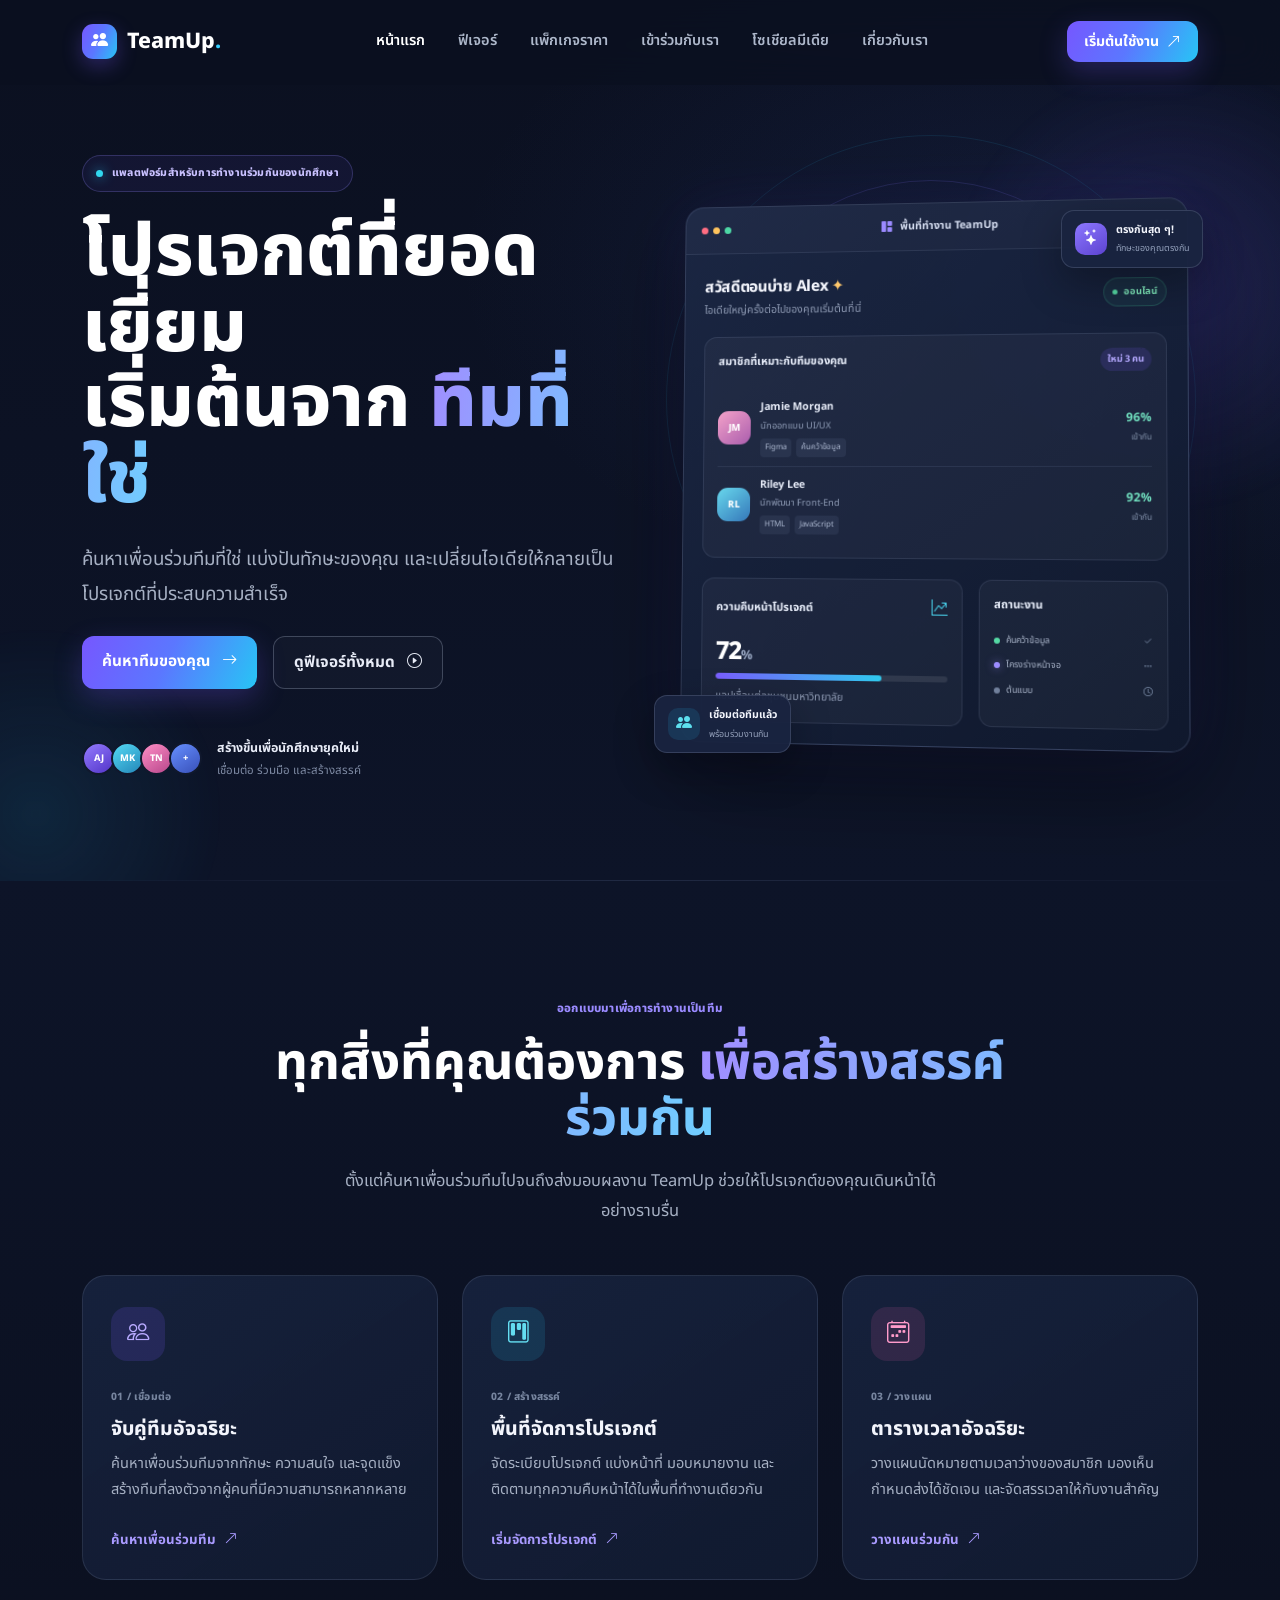
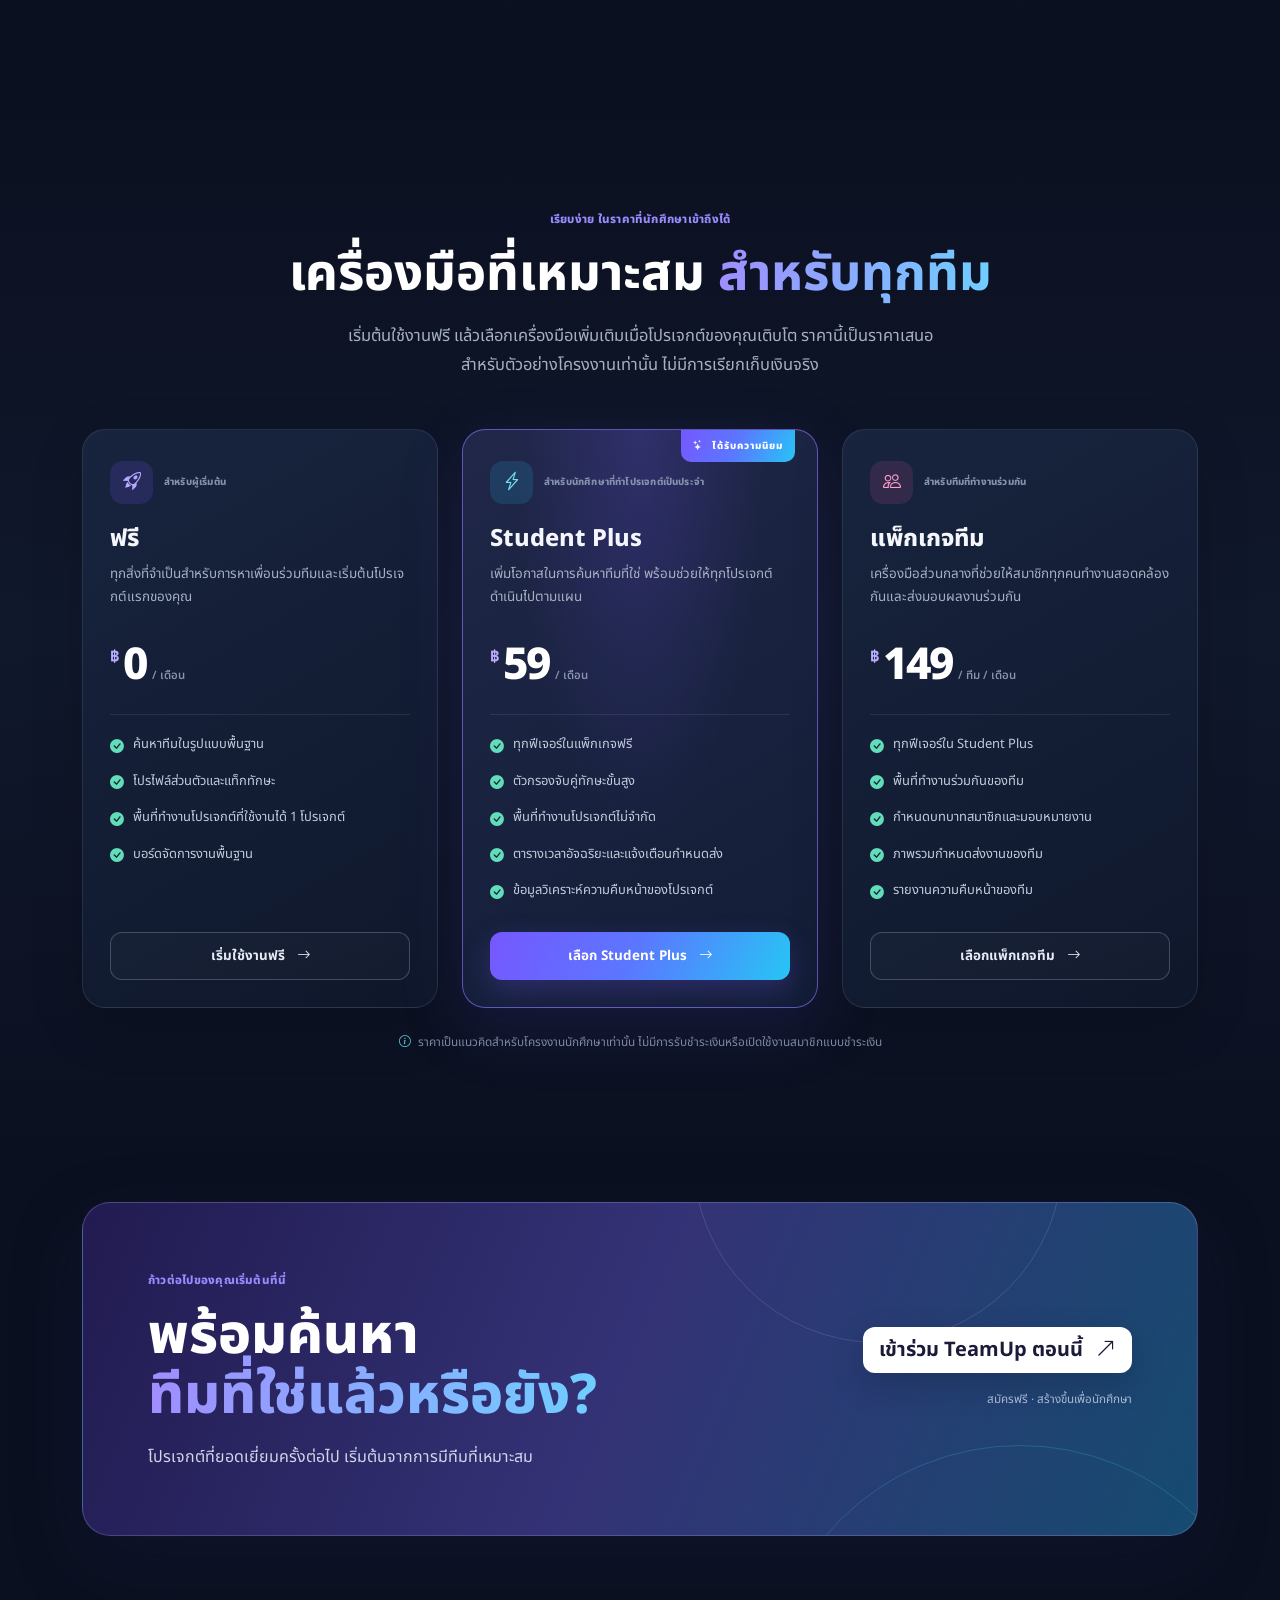
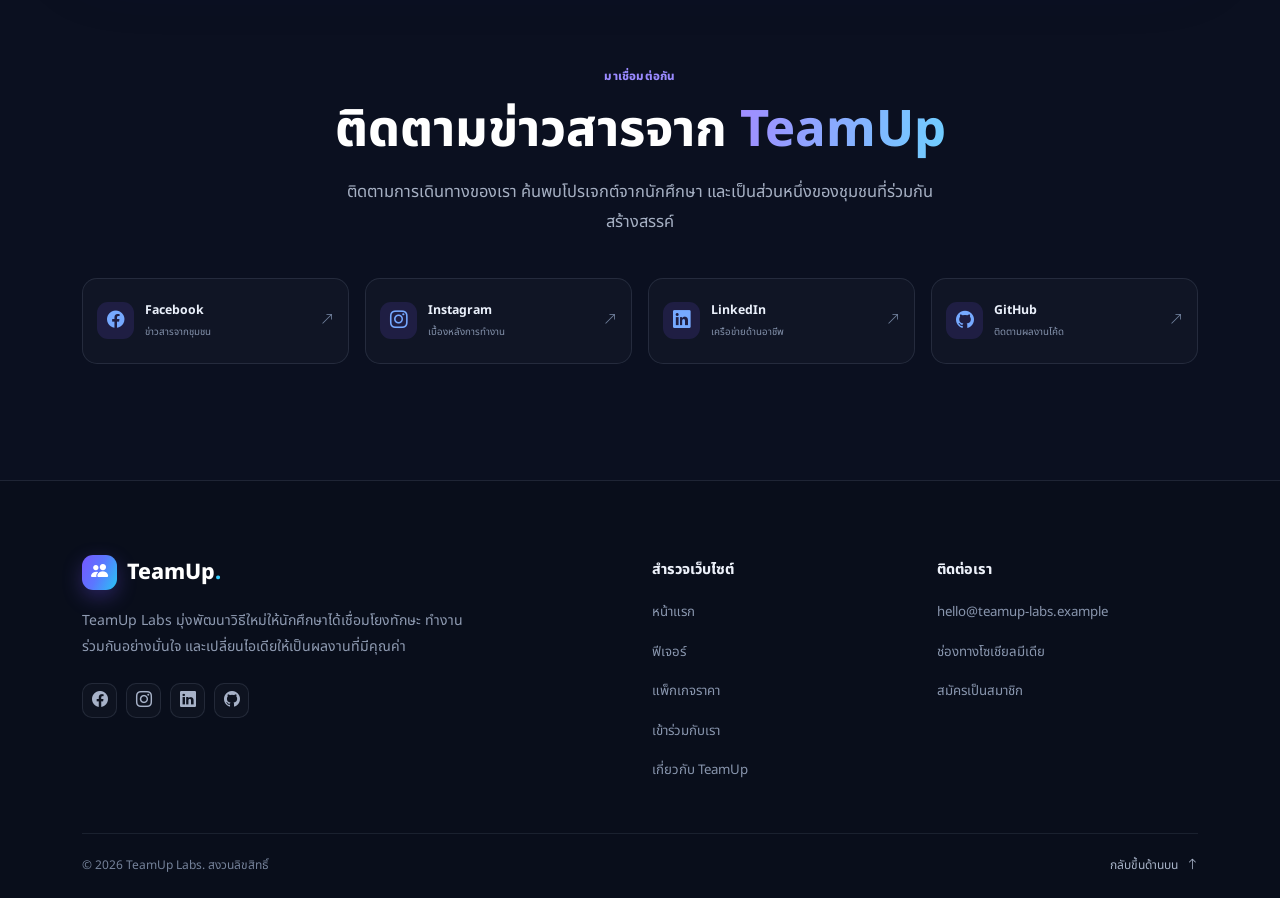
<file: index.html>
<!doctype html>
<html lang="th">
<head>
  <meta charset="utf-8">
  <meta name="viewport" content="width=device-width, initial-scale=1">
  <meta name="theme-color" content="#0B1020">
  <meta name="description" content="TeamUp ช่วยให้นักศึกษาค้นหาเพื่อนร่วมทีมที่มีทักษะตรงกัน และร่วมกันสร้างสรรค์โปรเจกต์ให้สำเร็จ">
  <title>TeamUp — ค้นหาทีมของคุณ สร้างอนาคตไปด้วยกัน</title>

  <!-- Bootstrap 5.3.8 -->
  <link rel="preconnect" href="https://fonts.googleapis.com">
  <link rel="preconnect" href="https://fonts.gstatic.com" crossorigin>
  <link href="https://fonts.googleapis.com/css2?family=Inter:wght@400;500;600;700;800&family=Noto+Sans+Thai:wght@400;500;600;700;800&display=swap" rel="stylesheet">
  <link href="https://cdn.jsdelivr.net/npm/bootstrap@5.3.8/dist/css/bootstrap.min.css" rel="stylesheet" integrity="sha384-sRIl4kxILFvY47J16cr9ZwB07vP4J8+LH7qKQnuqkuIAvNWLzeN8tE5YBujZqJLB" crossorigin="anonymous">
  <!-- Bootstrap Icons -->
  <link rel="stylesheet" href="https://cdn.jsdelivr.net/npm/bootstrap-icons@1.11.3/font/bootstrap-icons.min.css">
  <link rel="stylesheet" href="css/style.css">
</head>
<body>
  <a class="skip-link" href="#main-content">ข้ามไปยังเนื้อหาหลัก</a>

  <!-- Navigation -->
  <nav class="navbar navbar-expand-lg navbar-dark site-navbar fixed-top" aria-label="เมนูหลัก">
    <div class="container">
      <a class="navbar-brand brand-lockup" href="#home" aria-label="หน้าแรก TeamUp">
        <span class="brand-mark"><i class="bi bi-people-fill" aria-hidden="true"></i></span>
        <span>TeamUp<span class="brand-period">.</span></span>
      </a>

      <button class="navbar-toggler" type="button" data-bs-toggle="collapse" data-bs-target="#mainNavbar" aria-controls="mainNavbar" aria-expanded="false" aria-label="เปิดหรือปิดเมนูนำทาง">
        <span class="navbar-toggler-icon"></span>
      </button>

      <div class="collapse navbar-collapse" id="mainNavbar">
        <ul class="navbar-nav mx-auto align-items-lg-center">
          <li class="nav-item"><a class="nav-link active" href="#home">หน้าแรก</a></li>
          <li class="nav-item"><a class="nav-link" href="#features">ฟีเจอร์</a></li>
          <li class="nav-item"><a class="nav-link" href="#pricing">แพ็กเกจราคา</a></li>
          <li class="nav-item"><a class="nav-link" href="#join">เข้าร่วมกับเรา</a></li>
          <li class="nav-item"><a class="nav-link" href="#social">โซเชียลมีเดีย</a></li>
          <li class="nav-item"><a class="nav-link" href="about.html">เกี่ยวกับเรา</a></li>
        </ul>
        <a class="btn btn-primary-gradient navbar-cta" href="#join" data-bs-toggle="modal" data-bs-target="#registerModal">
          เริ่มต้นใช้งาน <i class="bi bi-arrow-up-right ms-1" aria-hidden="true"></i>
        </a>
      </div>
    </div>
  </nav>

  <main id="main-content">
    <!-- Hero -->
    <section class="hero-section section-space" id="home">
      <div class="hero-glow hero-glow-one" aria-hidden="true"></div>
      <div class="hero-glow hero-glow-two" aria-hidden="true"></div>
      <div class="container position-relative">
        <div class="row align-items-center g-5">
          <div class="col-lg-6 hero-copy reveal">
            <div class="eyebrow-pill mb-4"><span class="eyebrow-dot"></span> แพลตฟอร์มสำหรับการทำงานร่วมกันของนักศึกษา</div>
            <h1 class="display-title">โปรเจกต์ที่ยอดเยี่ยม<br>เริ่มต้นจาก <span class="gradient-text">ทีมที่ใช่</span></h1>
            <p class="hero-description mt-4">ค้นหาเพื่อนร่วมทีมที่ใช่ แบ่งปันทักษะของคุณ และเปลี่ยนไอเดียให้กลายเป็นโปรเจกต์ที่ประสบความสำเร็จ</p>
            <div class="d-flex flex-wrap gap-3 mt-4 hero-actions">
              <a class="btn btn-primary-gradient btn-lg" href="#join" data-bs-toggle="modal" data-bs-target="#registerModal">ค้นหาทีมของคุณ <i class="bi bi-arrow-right ms-2" aria-hidden="true"></i></a>
              <a class="btn btn-outline-light-soft btn-lg" href="#features">ดูฟีเจอร์ทั้งหมด <i class="bi bi-play-circle ms-2" aria-hidden="true"></i></a>
            </div>
            <div class="hero-proof mt-5">
              <div class="avatar-stack" aria-label="ตัวอย่างสมาชิกชุมชนนักศึกษา">
                <span class="mini-avatar avatar-purple">AJ</span>
                <span class="mini-avatar avatar-cyan">MK</span>
                <span class="mini-avatar avatar-pink">TN</span>
                <span class="mini-avatar avatar-blue">+ </span>
              </div>
              <div><div class="proof-title">สร้างขึ้นเพื่อนักศึกษายุคใหม่</div><div class="proof-subtitle">เชื่อมต่อ ร่วมมือ และสร้างสรรค์</div></div>
            </div>
          </div>

          <!-- Product dashboard illustration: built with HTML and CSS -->
          <div class="col-lg-6 reveal reveal-delay-1">
            <div class="dashboard-scene">
              <div class="dashboard-orbit orbit-a" aria-hidden="true"></div>
              <div class="dashboard-orbit orbit-b" aria-hidden="true"></div>
              <div class="dashboard-card">
                <div class="dashboard-topbar">
                  <div class="window-dots" aria-hidden="true"><span></span><span></span><span></span></div>
                  <div class="dashboard-top-label"><i class="bi bi-grid-1x2-fill me-2" aria-hidden="true"></i>พื้นที่ทำงาน TeamUp</div>
                  <div class="dashboard-top-icon"><i class="bi bi-three-dots" aria-hidden="true"></i></div>
                </div>
                <div class="dashboard-content">
                  <div class="d-flex align-items-center justify-content-between gap-2 mb-3">
                    <div><div class="dashboard-greeting">สวัสดีตอนบ่าย Alex <span aria-hidden="true">✦</span></div><div class="dashboard-muted">ไอเดียใหญ่ครั้งต่อไปของคุณเริ่มต้นที่นี่</div></div>
                    <span class="live-badge"><span></span> ออนไลน์</span>
                  </div>

                  <div class="match-panel">
                    <div class="d-flex justify-content-between align-items-center mb-3"><div class="panel-heading">สมาชิกที่เหมาะกับทีมของคุณ</div><span class="match-count">ใหม่ 3 คน</span></div>
                    <div class="match-person">
                      <div class="person-avatar person-one">JM</div>
                      <div class="person-info"><strong>Jamie Morgan</strong><span>นักออกแบบ UI/UX</span><div class="skill-row"><small>Figma</small><small>ค้นคว้าข้อมูล</small></div></div>
                      <div class="match-score"><strong>96%</strong><span>เข้ากัน</span></div>
                    </div>
                    <div class="match-person">
                      <div class="person-avatar person-two">RL</div>
                      <div class="person-info"><strong>Riley Lee</strong><span>นักพัฒนา Front-End</span><div class="skill-row"><small>HTML</small><small>JavaScript</small></div></div>
                      <div class="match-score"><strong>92%</strong><span>เข้ากัน</span></div>
                    </div>
                  </div>

                  <div class="row g-3 mt-1">
                    <div class="col-7">
                      <div class="mini-panel h-100">
                        <div class="d-flex justify-content-between align-items-center"><span class="panel-heading">ความคืบหน้าโปรเจกต์</span><i class="bi bi-graph-up-arrow text-cyan" aria-hidden="true"></i></div>
                        <div class="progress-number mt-3">72<span>%</span></div>
                        <div class="progress custom-progress mt-2" role="progressbar" aria-label="ความคืบหน้าของโปรเจกต์" aria-valuenow="72" aria-valuemin="0" aria-valuemax="100"><div class="progress-bar" style="width:72%"></div></div>
                        <div class="dashboard-muted mt-2">แอปเชื่อมต่อชุมชนมหาวิทยาลัย</div>
                      </div>
                    </div>
                    <div class="col-5">
                      <div class="mini-panel h-100 task-panel">
                        <div class="panel-heading mb-3">สถานะงาน</div>
                        <div class="task-line"><span class="task-dot task-done"></span><span>ค้นคว้าข้อมูล</span><i class="bi bi-check2 ms-auto" aria-hidden="true"></i></div>
                        <div class="task-line"><span class="task-dot task-active"></span><span>โครงร่างหน้าจอ</span><i class="bi bi-three-dots ms-auto" aria-hidden="true"></i></div>
                        <div class="task-line"><span class="task-dot task-pending"></span><span>ต้นแบบ</span><i class="bi bi-clock ms-auto" aria-hidden="true"></i></div>
                      </div>
                    </div>
                  </div>
                </div>
              </div>
              <div class="floating-note note-match"><span class="note-icon"><i class="bi bi-stars" aria-hidden="true"></i></span><span><strong>ตรงกันสุด ๆ!</strong><small>ทักษะของคุณตรงกัน</small></span></div>
              <div class="floating-note note-team"><span class="team-bubble"><i class="bi bi-people-fill" aria-hidden="true"></i></span><span><strong>เชื่อมต่อทีมแล้ว</strong><small>พร้อมร่วมงานกัน</small></span></div>
            </div>
          </div>
        </div>
      </div>
      <div class="hero-bottom-line" aria-hidden="true"></div>
    </section>

    <!-- Features -->
    <section class="section-space features-section" id="features">
      <div class="container">
        <div class="section-heading text-center mx-auto reveal">
          <span class="section-kicker">ออกแบบมาเพื่อการทำงานเป็นทีม</span>
          <h2 class="section-title">ทุกสิ่งที่คุณต้องการ <span class="gradient-text">เพื่อสร้างสรรค์ร่วมกัน</span></h2>
          <p class="section-description">ตั้งแต่ค้นหาเพื่อนร่วมทีมไปจนถึงส่งมอบผลงาน TeamUp ช่วยให้โปรเจกต์ของคุณเดินหน้าได้อย่างราบรื่น</p>
        </div>

        <div class="row g-4 mt-4">
          <div class="col-md-6 col-lg-4 reveal">
            <article class="feature-card h-100">
              <div class="feature-icon icon-purple"><i class="bi bi-people" aria-hidden="true"></i></div>
              <span class="feature-index">01 / เชื่อมต่อ</span>
              <h3>จับคู่ทีมอัจฉริยะ</h3>
              <p>ค้นหาเพื่อนร่วมทีมจากทักษะ ความสนใจ และจุดแข็ง สร้างทีมที่ลงตัวจากผู้คนที่มีความสามารถหลากหลาย</p>
              <a class="feature-link" href="#join" data-bs-toggle="modal" data-bs-target="#registerModal">ค้นหาเพื่อนร่วมทีม <i class="bi bi-arrow-up-right" aria-hidden="true"></i></a>
            </article>
          </div>
          <div class="col-md-6 col-lg-4 reveal reveal-delay-1">
            <article class="feature-card h-100">
              <div class="feature-icon icon-cyan"><i class="bi bi-kanban" aria-hidden="true"></i></div>
              <span class="feature-index">02 / สร้างสรรค์</span>
              <h3>พื้นที่จัดการโปรเจกต์</h3>
              <p>จัดระเบียบโปรเจกต์ แบ่งหน้าที่ มอบหมายงาน และติดตามทุกความคืบหน้าได้ในพื้นที่ทำงานเดียวกัน</p>
              <a class="feature-link" href="#join" data-bs-toggle="modal" data-bs-target="#registerModal">เริ่มจัดการโปรเจกต์ <i class="bi bi-arrow-up-right" aria-hidden="true"></i></a>
            </article>
          </div>
          <div class="col-md-6 col-lg-4 reveal reveal-delay-2">
            <article class="feature-card h-100">
              <div class="feature-icon icon-pink"><i class="bi bi-calendar2-week" aria-hidden="true"></i></div>
              <span class="feature-index">03 / วางแผน</span>
              <h3>ตารางเวลาอัจฉริยะ</h3>
              <p>วางแผนนัดหมายตามเวลาว่างของสมาชิก มองเห็นกำหนดส่งได้ชัดเจน และจัดสรรเวลาให้กับงานสำคัญ</p>
              <a class="feature-link" href="#join" data-bs-toggle="modal" data-bs-target="#registerModal">วางแผนร่วมกัน <i class="bi bi-arrow-up-right" aria-hidden="true"></i></a>
            </article>
          </div>
        </div>
      </div>
    </section>



    <!-- Pricing plans: sample prices for the class project demo -->
    <section class="section-space pricing-section" id="pricing">
      <div class="container">
        <div class="section-heading text-center mx-auto reveal">
          <span class="section-kicker">เรียบง่าย ในราคาที่นักศึกษาเข้าถึงได้</span>
          <h2 class="section-title">เครื่องมือที่เหมาะสม <span class="gradient-text">สำหรับทุกทีม</span></h2>
          <p class="section-description">เริ่มต้นใช้งานฟรี แล้วเลือกเครื่องมือเพิ่มเติมเมื่อโปรเจกต์ของคุณเติบโต ราคานี้เป็นราคาเสนอสำหรับตัวอย่างโครงงานเท่านั้น ไม่มีการเรียกเก็บเงินจริง</p>
        </div>

        <div class="row g-4 align-items-stretch mt-4">
          <div class="col-md-6 col-lg-4 reveal">
            <article class="pricing-card h-100">
              <div class="pricing-topline"><span class="pricing-plan-icon plan-free"><i class="bi bi-rocket-takeoff" aria-hidden="true"></i></span><span class="pricing-plan-label">สำหรับผู้เริ่มต้น</span></div>
              <h3>ฟรี</h3>
              <p class="pricing-description">ทุกสิ่งที่จำเป็นสำหรับการหาเพื่อนร่วมทีมและเริ่มต้นโปรเจกต์แรกของคุณ</p>
              <div class="pricing-price"><span class="price-currency">฿</span>0 <span class="price-period">/ เดือน</span></div>
              <div class="pricing-divider"></div>
              <ul class="pricing-features">
                <li><i class="bi bi-check-circle-fill" aria-hidden="true"></i> ค้นหาทีมในรูปแบบพื้นฐาน</li>
                <li><i class="bi bi-check-circle-fill" aria-hidden="true"></i> โปรไฟล์ส่วนตัวและแท็กทักษะ</li>
                <li><i class="bi bi-check-circle-fill" aria-hidden="true"></i> พื้นที่ทำงานโปรเจกต์ที่ใช้งานได้ 1 โปรเจกต์</li>
                <li><i class="bi bi-check-circle-fill" aria-hidden="true"></i> บอร์ดจัดการงานพื้นฐาน</li>
              </ul>
              <button class="btn btn-outline-light-soft w-100 pricing-button mt-auto" type="button" data-bs-toggle="modal" data-bs-target="#registerModal" data-plan-name="ฟรี — ฿0 / เดือน">เริ่มใช้งานฟรี <i class="bi bi-arrow-right ms-2" aria-hidden="true"></i></button>
            </article>
          </div>

          <div class="col-md-6 col-lg-4 reveal reveal-delay-1">
            <article class="pricing-card pricing-card-featured h-100">
              <div class="pricing-popular"><i class="bi bi-stars me-1" aria-hidden="true"></i> ได้รับความนิยม</div>
              <div class="pricing-topline"><span class="pricing-plan-icon plan-plus"><i class="bi bi-lightning-charge" aria-hidden="true"></i></span><span class="pricing-plan-label">สำหรับนักศึกษาที่ทำโปรเจกต์เป็นประจำ</span></div>
              <h3>Student Plus</h3>
              <p class="pricing-description">เพิ่มโอกาสในการค้นหาทีมที่ใช่ พร้อมช่วยให้ทุกโปรเจกต์ดำเนินไปตามแผน</p>
              <div class="pricing-price"><span class="price-currency">฿</span>59 <span class="price-period">/ เดือน</span></div>
              <div class="pricing-divider"></div>
              <ul class="pricing-features">
                <li><i class="bi bi-check-circle-fill" aria-hidden="true"></i> ทุกฟีเจอร์ในแพ็กเกจฟรี</li>
                <li><i class="bi bi-check-circle-fill" aria-hidden="true"></i> ตัวกรองจับคู่ทักษะขั้นสูง</li>
                <li><i class="bi bi-check-circle-fill" aria-hidden="true"></i> พื้นที่ทำงานโปรเจกต์ไม่จำกัด</li>
                <li><i class="bi bi-check-circle-fill" aria-hidden="true"></i> ตารางเวลาอัจฉริยะและแจ้งเตือนกำหนดส่ง</li>
                <li><i class="bi bi-check-circle-fill" aria-hidden="true"></i> ข้อมูลวิเคราะห์ความคืบหน้าของโปรเจกต์</li>
              </ul>
              <button class="btn btn-primary-gradient w-100 pricing-button mt-auto" type="button" data-bs-toggle="modal" data-bs-target="#registerModal" data-plan-name="Student Plus — ฿59 / เดือน">เลือก Student Plus <i class="bi bi-arrow-right ms-2" aria-hidden="true"></i></button>
            </article>
          </div>

          <div class="col-md-6 col-lg-4 reveal reveal-delay-2">
            <article class="pricing-card h-100">
              <div class="pricing-topline"><span class="pricing-plan-icon plan-team"><i class="bi bi-people" aria-hidden="true"></i></span><span class="pricing-plan-label">สำหรับทีมที่ทำงานร่วมกัน</span></div>
              <h3>แพ็กเกจทีม</h3>
              <p class="pricing-description">เครื่องมือส่วนกลางที่ช่วยให้สมาชิกทุกคนทำงานสอดคล้องกันและส่งมอบผลงานร่วมกัน</p>
              <div class="pricing-price"><span class="price-currency">฿</span>149 <span class="price-period">/ ทีม / เดือน</span></div>
              <div class="pricing-divider"></div>
              <ul class="pricing-features">
                <li><i class="bi bi-check-circle-fill" aria-hidden="true"></i> ทุกฟีเจอร์ใน Student Plus</li>
                <li><i class="bi bi-check-circle-fill" aria-hidden="true"></i> พื้นที่ทำงานร่วมกันของทีม</li>
                <li><i class="bi bi-check-circle-fill" aria-hidden="true"></i> กำหนดบทบาทสมาชิกและมอบหมายงาน</li>
                <li><i class="bi bi-check-circle-fill" aria-hidden="true"></i> ภาพรวมกำหนดส่งงานของทีม</li>
                <li><i class="bi bi-check-circle-fill" aria-hidden="true"></i> รายงานความคืบหน้าของทีม</li>
              </ul>
              <button class="btn btn-outline-light-soft w-100 pricing-button mt-auto" type="button" data-bs-toggle="modal" data-bs-target="#registerModal" data-plan-name="แพ็กเกจทีม — ฿149 / ทีม / เดือน">เลือกแพ็กเกจทีม <i class="bi bi-arrow-right ms-2" aria-hidden="true"></i></button>
            </article>
          </div>
        </div>
        <p class="pricing-footnote text-center mt-4 mb-0"><i class="bi bi-info-circle me-1" aria-hidden="true"></i> ราคาเป็นแนวคิดสำหรับโครงงานนักศึกษาเท่านั้น ไม่มีการรับชำระเงินหรือเปิดใช้งานสมาชิกแบบชำระเงิน</p>
      </div>
    </section>

    <!-- Join / CTA -->
    <section class="section-space cta-section" id="join">
      <div class="container">
        <div class="cta-card reveal">
          <div class="cta-decoration cta-decoration-one" aria-hidden="true"></div>
          <div class="cta-decoration cta-decoration-two" aria-hidden="true"></div>
          <div class="row align-items-center position-relative g-4">
            <div class="col-lg-8">
              <span class="section-kicker">ก้าวต่อไปของคุณเริ่มต้นที่นี่</span>
              <h2 class="cta-title">พร้อมค้นหา<br><span class="gradient-text">ทีมที่ใช่แล้วหรือยัง?</span></h2>
              <p class="cta-description">โปรเจกต์ที่ยอดเยี่ยมครั้งต่อไป เริ่มต้นจากการมีทีมที่เหมาะสม</p>
            </div>
            <div class="col-lg-4 text-lg-end">
              <button class="btn btn-light-gradient btn-lg" type="button" data-bs-toggle="modal" data-bs-target="#registerModal">เข้าร่วม TeamUp ตอนนี้ <i class="bi bi-arrow-up-right ms-2" aria-hidden="true"></i></button>
              <div class="cta-caption mt-3">สมัครฟรี · สร้างขึ้นเพื่อนักศึกษา</div>
            </div>
          </div>
        </div>
      </div>
    </section>

    <!-- Social links -->
    <section class="section-space social-section" id="social">
      <div class="container">
        <div class="section-heading text-center mx-auto reveal">
          <span class="section-kicker">มาเชื่อมต่อกัน</span>
          <h2 class="section-title">ติดตามข่าวสารจาก <span class="gradient-text">TeamUp</span></h2>
          <p class="section-description">ติดตามการเดินทางของเรา ค้นพบโปรเจกต์จากนักศึกษา และเป็นส่วนหนึ่งของชุมชนที่ร่วมกันสร้างสรรค์</p>
        </div>
        <div class="row g-3 justify-content-center mt-4">
          <div class="col-6 col-md-3 reveal"><a class="social-card" href="https://www.facebook.com/your-teamup-page" target="_blank" rel="noopener noreferrer"><span class="social-icon"><i class="bi bi-facebook" aria-hidden="true"></i></span><span><strong>Facebook</strong><small>ข่าวสารจากชุมชน</small></span><i class="bi bi-arrow-up-right social-arrow" aria-hidden="true"></i></a></div>
          <div class="col-6 col-md-3 reveal reveal-delay-1"><a class="social-card" href="https://www.instagram.com/your-teamup-page/" target="_blank" rel="noopener noreferrer"><span class="social-icon"><i class="bi bi-instagram" aria-hidden="true"></i></span><span><strong>Instagram</strong><small>เบื้องหลังการทำงาน</small></span><i class="bi bi-arrow-up-right social-arrow" aria-hidden="true"></i></a></div>
          <div class="col-6 col-md-3 reveal reveal-delay-2"><a class="social-card" href="https://www.linkedin.com/company/your-teamup-page/" target="_blank" rel="noopener noreferrer"><span class="social-icon"><i class="bi bi-linkedin" aria-hidden="true"></i></span><span><strong>LinkedIn</strong><small>เครือข่ายด้านอาชีพ</small></span><i class="bi bi-arrow-up-right social-arrow" aria-hidden="true"></i></a></div>
          <div class="col-6 col-md-3 reveal reveal-delay-3"><a class="social-card" href="https://github.com/your-teamup-labs" target="_blank" rel="noopener noreferrer"><span class="social-icon"><i class="bi bi-github" aria-hidden="true"></i></span><span><strong>GitHub</strong><small>ติดตามผลงานโค้ด</small></span><i class="bi bi-arrow-up-right social-arrow" aria-hidden="true"></i></a></div>
        </div>
      </div>
    </section>
  </main>

  <!-- Footer -->
  <footer class="site-footer">
    <div class="container">
      <div class="row gy-5 pb-5">
        <div class="col-lg-5">
          <a class="navbar-brand brand-lockup" href="#home"><span class="brand-mark"><i class="bi bi-people-fill" aria-hidden="true"></i></span><span>TeamUp<span class="brand-period">.</span></span></a>
          <p class="footer-description mt-3">TeamUp Labs มุ่งพัฒนาวิธีใหม่ให้นักศึกษาได้เชื่อมโยงทักษะ ทำงานร่วมกันอย่างมั่นใจ และเปลี่ยนไอเดียให้เป็นผลงานที่มีคุณค่า</p>
          <div class="footer-socials mt-4">
            <a href="https://www.facebook.com/your-teamup-page" target="_blank" rel="noopener noreferrer" aria-label="TeamUp บน Facebook"><i class="bi bi-facebook"></i></a>
            <a href="https://www.instagram.com/your-teamup-page/" target="_blank" rel="noopener noreferrer" aria-label="TeamUp บน Instagram"><i class="bi bi-instagram"></i></a>
            <a href="https://www.linkedin.com/company/your-teamup-page/" target="_blank" rel="noopener noreferrer" aria-label="TeamUp บน LinkedIn"><i class="bi bi-linkedin"></i></a>
            <a href="https://github.com/your-teamup-labs" target="_blank" rel="noopener noreferrer" aria-label="TeamUp บน GitHub"><i class="bi bi-github"></i></a>
          </div>
        </div>
        <div class="col-6 col-lg-3 offset-lg-1">
          <h2 class="footer-heading">สำรวจเว็บไซต์</h2>
          <ul class="footer-links">
            <li><a href="#home">หน้าแรก</a></li>
            <li><a href="#features">ฟีเจอร์</a></li>
            <li><a href="#pricing">แพ็กเกจราคา</a></li>
            <li><a href="#join">เข้าร่วมกับเรา</a></li>
            <li><a href="about.html">เกี่ยวกับ TeamUp</a></li>
          </ul>
        </div>
        <div class="col-6 col-lg-3">
          <h2 class="footer-heading">ติดต่อเรา</h2>
          <ul class="footer-links">
            <li><a href="mailto:hello@teamup-labs.example">hello@teamup-labs.example</a></li>
            <li><a href="#social">ช่องทางโซเชียลมีเดีย</a></li>
            <li><a href="#join" data-bs-toggle="modal" data-bs-target="#registerModal">สมัครเป็นสมาชิก</a></li>
          </ul>
        </div>
      </div>
      <div class="footer-bottom d-flex flex-column flex-md-row justify-content-between align-items-center gap-3">
        <p class="mb-0">© <span data-current-year>2026</span> TeamUp Labs. สงวนลิขสิทธิ์</p>
        <a href="#home" class="back-top-link">กลับขึ้นด้านบน <i class="bi bi-arrow-up" aria-hidden="true"></i></a>
      </div>
    </div>
  </footer>

  <!-- Registration Modal: Front-End Demo only -->
  <div class="modal fade" id="registerModal" tabindex="-1" aria-labelledby="registerModalLabel" aria-hidden="true">
    <div class="modal-dialog modal-dialog-centered modal-lg modal-dialog-scrollable">
      <div class="modal-content registration-modal">
        <div class="modal-header border-0">
          <div><span class="section-kicker">มาร่วมสร้างสิ่งใหม่ไปด้วยกัน</span><h2 class="modal-title" id="registerModalLabel">เข้าร่วมชุมชน TeamUp</h2></div>
          <button type="button" class="btn-close btn-close-white" data-bs-dismiss="modal" aria-label="ปิด"></button>
        </div>
        <div class="modal-body pt-0">
          <p class="modal-intro">บอกข้อมูลเกี่ยวกับตัวคุณ เพื่อให้เราเข้าใจว่าคุณต้องการร่วมทีมในรูปแบบใด</p>
          <form id="registrationForm" class="needs-validation" novalidate>
            <div class="row g-3">
              <div class="col-12"><label for="selectedPlan" class="form-label">แพ็กเกจที่เลือก</label><input class="form-control" id="selectedPlan" name="selectedPlan" type="text" value="ฟรี — ฿0 / เดือน" readonly><div class="form-text text-secondary">คุณสามารถเปลี่ยนแพ็กเกจได้โดยเลือกแพ็กเกจอื่นในส่วนแพ็กเกจราคา</div></div>
              <div class="col-md-6"><label for="fullName" class="form-label">ชื่อ-นามสกุล <span class="required-mark">*</span></label><input class="form-control" id="fullName" name="fullName" type="text" placeholder="เช่น กิตติ พัฒนา" autocomplete="name" required><div class="invalid-feedback">กรุณากรอกชื่อและนามสกุล</div></div>
              <div class="col-md-6"><label for="email" class="form-label">อีเมล <span class="required-mark">*</span></label><input class="form-control" id="email" name="email" type="email" placeholder="you@university.ac.th" autocomplete="email" required><div class="invalid-feedback">กรุณากรอกอีเมลให้ถูกต้อง</div></div>
              <div class="col-md-6"><label for="university" class="form-label">มหาวิทยาลัย <span class="required-mark">*</span></label><input class="form-control" id="university" name="university" type="text" placeholder="ชื่อมหาวิทยาลัยของคุณ" required><div class="invalid-feedback">กรุณากรอกชื่อมหาวิทยาลัย</div></div>
              <div class="col-md-6"><label for="major" class="form-label">สาขาวิชา / คณะ <span class="required-mark">*</span></label><input class="form-control" id="major" name="major" type="text" placeholder="เช่น วิศวกรรมคอมพิวเตอร์" required><div class="invalid-feedback">กรุณากรอกสาขาวิชาหรือคณะ</div></div>
              <div class="col-md-6"><label for="skills" class="form-label">ทักษะของคุณ <span class="required-mark">*</span></label><textarea class="form-control" id="skills" name="skills" rows="3" placeholder="เช่น HTML, Figma, การพูดในที่สาธารณะ" required></textarea><div class="invalid-feedback">กรุณาระบุทักษะของคุณอย่างน้อย 1 อย่าง</div></div>
              <div class="col-md-6"><label for="teamRole" class="form-label">ตำแหน่งที่สนใจในทีม <span class="required-mark">*</span></label><select class="form-select" id="teamRole" name="teamRole" required><option value="" selected disabled>เลือกตำแหน่งที่คุณสนใจ</option><option>นักพัฒนา Front-End</option><option>นักพัฒนา Back-End</option><option>นักออกแบบ UI/UX</option><option>ผู้จัดการโปรเจกต์</option><option>นักวิจัย</option><option>การตลาดและคอนเทนต์</option><option>ยืดหยุ่นได้ทุกตำแหน่ง</option></select><div class="invalid-feedback">กรุณาเลือกตำแหน่งที่สนใจ</div></div>
            </div>
            <div class="demo-notice mt-4"><i class="bi bi-info-circle" aria-hidden="true"></i><span>แบบฟอร์มสาธิตสำหรับโครงงาน: ระบบตรวจสอบข้อมูลในเบราว์เซอร์เท่านั้น และจะไม่ส่งหรือบันทึกข้อมูลส่วนตัวไปยังเซิร์ฟเวอร์</span></div>
            <div class="d-flex flex-column-reverse flex-sm-row justify-content-end gap-2 mt-4">
              <button type="button" class="btn btn-outline-light-soft" data-bs-dismiss="modal">ยกเลิก</button>
              <button type="submit" class="btn btn-primary-gradient">ส่งข้อมูลสมัคร <i class="bi bi-arrow-right ms-2" aria-hidden="true"></i></button>
            </div>
          </form>
        </div>
      </div>
    </div>
  </div>

  <!-- Success toast -->
  <div class="toast-container position-fixed bottom-0 end-0 p-3">
    <div id="registrationToast" class="toast custom-toast" role="status" aria-live="polite" aria-atomic="true">
      <div class="d-flex align-items-center">
        <div class="toast-icon"><i class="bi bi-check-lg" aria-hidden="true"></i></div>
        <div class="toast-body"><strong class="d-block">สมัครเรียบร้อยแล้ว!</strong><span id="toastMessage">ข้อมูลสมัครตัวอย่างของคุณผ่านการตรวจสอบแล้ว</span><small class="d-block mt-1">ไม่มีการส่งหรือจัดเก็บข้อมูลใด ๆ</small></div>
        <button type="button" class="btn-close btn-close-white me-3" data-bs-dismiss="toast" aria-label="ปิด"></button>
      </div>
    </div>
  </div>

  <button class="back-to-top" id="backToTop" type="button" aria-label="กลับขึ้นด้านบน"><i class="bi bi-arrow-up" aria-hidden="true"></i></button>

  <script src="https://cdn.jsdelivr.net/npm/bootstrap@5.3.8/dist/js/bootstrap.bundle.min.js" integrity="sha384-FKyoEForCGlyvwx9Hj09JcYn3nv7wiPVlz7YYwJrWVcXK/BmnVDxM+D2scQbITxI" crossorigin="anonymous"></script>
  <script src="js/script.js"></script>
</body>
</html>
</file>
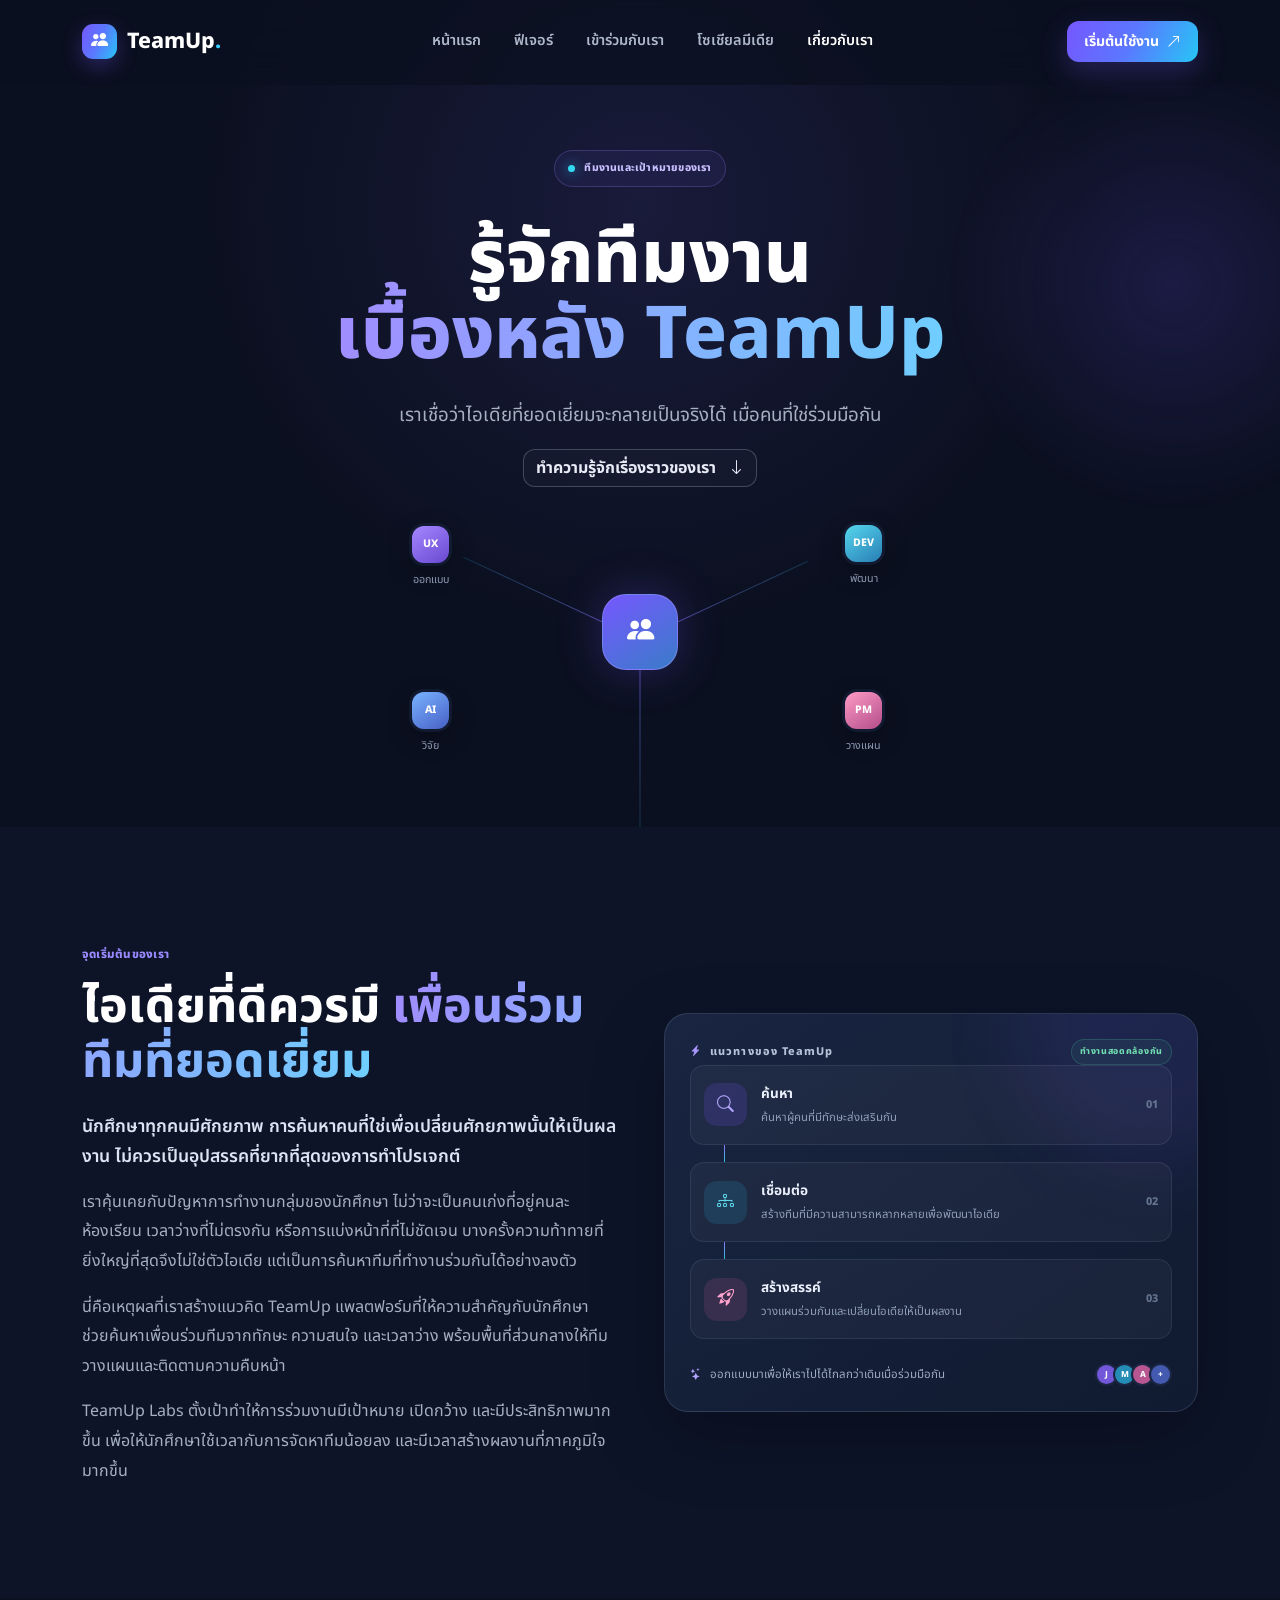
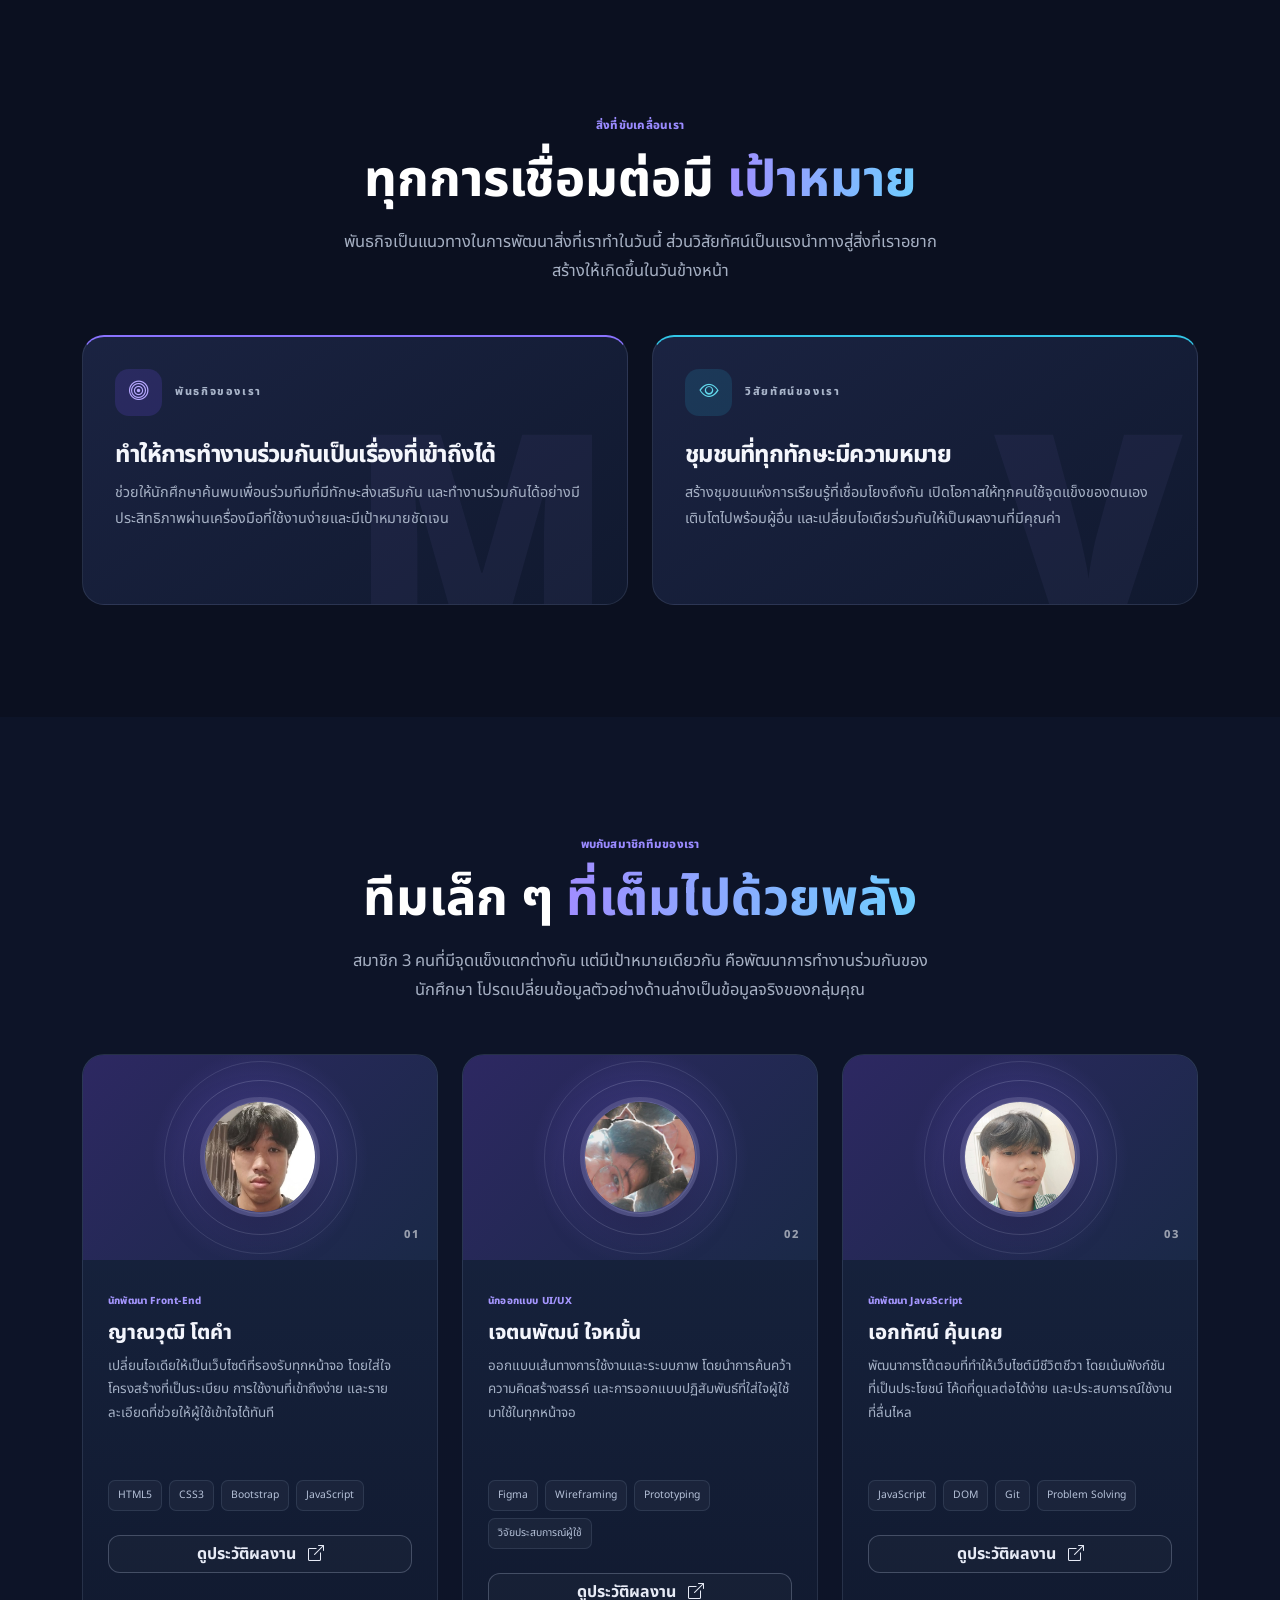
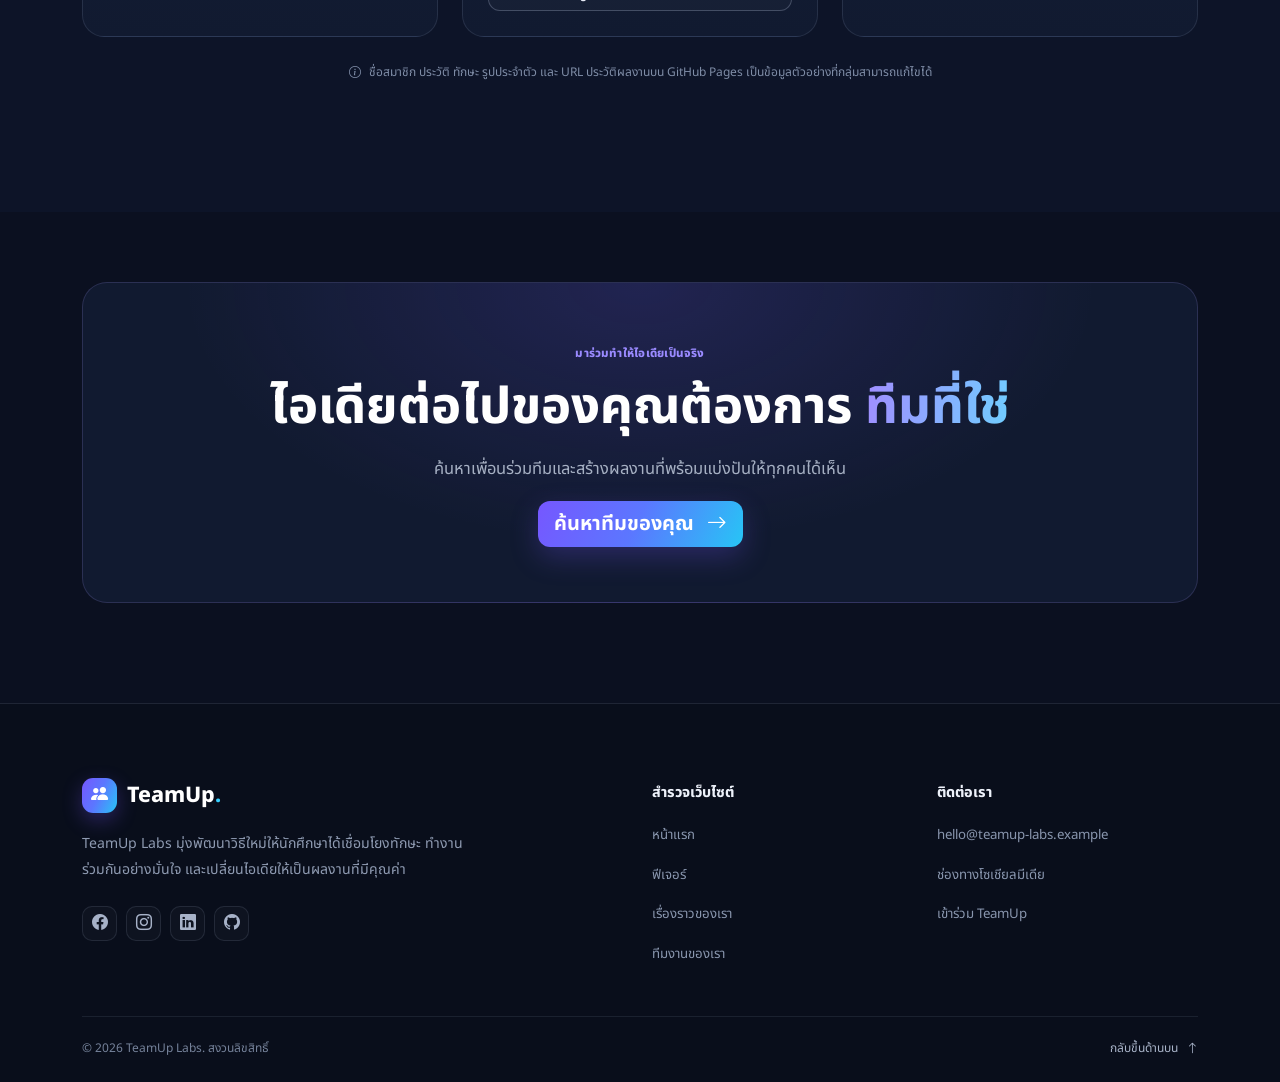
<file: about.html>
<!doctype html>
<html lang="th">
<head>
  <meta charset="utf-8">
  <meta name="viewport" content="width=device-width, initial-scale=1">
  <meta name="theme-color" content="#0B1020">
  <meta name="description" content="ทำความรู้จัก TeamUp Labs ทีมงานและแนวคิดเบื้องหลังแพลตฟอร์มสำหรับการทำงานร่วมกันของนักศึกษา">
  <title>เกี่ยวกับเรา — TeamUp Labs</title>
  <link rel="preconnect" href="https://fonts.googleapis.com">
  <link rel="preconnect" href="https://fonts.gstatic.com" crossorigin>
  <link href="https://fonts.googleapis.com/css2?family=Inter:wght@400;500;600;700;800&family=Noto+Sans+Thai:wght@400;500;600;700;800&display=swap" rel="stylesheet">
  <link href="https://cdn.jsdelivr.net/npm/bootstrap@5.3.8/dist/css/bootstrap.min.css" rel="stylesheet" integrity="sha384-sRIl4kxILFvY47J16cr9ZwB07vP4J8+LH7qKQnuqkuIAvNWLzeN8tE5YBujZqJLB" crossorigin="anonymous">
  <link rel="stylesheet" href="https://cdn.jsdelivr.net/npm/bootstrap-icons@1.11.3/font/bootstrap-icons.min.css">
  <link rel="stylesheet" href="css/style.css">
</head>
<body>
  <a class="skip-link" href="#main-content">ข้ามไปยังเนื้อหาหลัก</a>

  <nav class="navbar navbar-expand-lg navbar-dark site-navbar fixed-top" aria-label="เมนูหลัก">
    <div class="container">
      <a class="navbar-brand brand-lockup" href="index.html#home" aria-label="หน้าแรก TeamUp"><span class="brand-mark"><i class="bi bi-people-fill" aria-hidden="true"></i></span><span>TeamUp<span class="brand-period">.</span></span></a>
      <button class="navbar-toggler" type="button" data-bs-toggle="collapse" data-bs-target="#mainNavbar" aria-controls="mainNavbar" aria-expanded="false" aria-label="เปิดหรือปิดเมนูนำทาง"><span class="navbar-toggler-icon"></span></button>
      <div class="collapse navbar-collapse" id="mainNavbar">
        <ul class="navbar-nav mx-auto align-items-lg-center">
          <li class="nav-item"><a class="nav-link" href="index.html#home">หน้าแรก</a></li>
          <li class="nav-item"><a class="nav-link" href="index.html#features">ฟีเจอร์</a></li>
          <li class="nav-item"><a class="nav-link" href="index.html#join">เข้าร่วมกับเรา</a></li>
          <li class="nav-item"><a class="nav-link" href="index.html#social">โซเชียลมีเดีย</a></li>
          <li class="nav-item"><a class="nav-link active" href="about.html" aria-current="page">เกี่ยวกับเรา</a></li>
        </ul>
        <a class="btn btn-primary-gradient navbar-cta" href="index.html#join">เริ่มต้นใช้งาน <i class="bi bi-arrow-up-right ms-1" aria-hidden="true"></i></a>
      </div>
    </div>
  </nav>

  <main id="main-content">
    <!-- About hero -->
    <section class="about-hero section-space">
      <div class="hero-glow hero-glow-one" aria-hidden="true"></div>
      <div class="container position-relative">
        <div class="row justify-content-center text-center">
          <div class="col-lg-9 reveal">
            <span class="eyebrow-pill mb-4"><span class="eyebrow-dot"></span> ทีมงานและเป้าหมายของเรา</span>
            <h1 class="display-title about-display">รู้จักทีมงาน<br><span class="gradient-text">เบื้องหลัง TeamUp</span></h1>
            <p class="hero-description mx-auto mt-4">เราเชื่อว่าไอเดียที่ยอดเยี่ยมจะกลายเป็นจริงได้ เมื่อคนที่ใช่ร่วมมือกัน</p>
            <a class="btn btn-outline-light-soft mt-3" href="#our-story">ทำความรู้จักเรื่องราวของเรา <i class="bi bi-arrow-down ms-2" aria-hidden="true"></i></a>
          </div>
        </div>
        <div class="about-hero-art reveal reveal-delay-1" aria-label="ภาพประกอบนักศึกษาที่เชื่อมต่อและทำงานร่วมกัน">
          <div class="connection-line connection-line-one" aria-hidden="true"></div><div class="connection-line connection-line-two" aria-hidden="true"></div><div class="connection-line connection-line-three" aria-hidden="true"></div>
          <div class="orbit-node node-center"><i class="bi bi-people-fill" aria-hidden="true"></i></div>
          <div class="orbit-node node-one"><span class="node-avatar node-avatar-a">UX</span><small>ออกแบบ</small></div>
          <div class="orbit-node node-two"><span class="node-avatar node-avatar-b">DEV</span><small>พัฒนา</small></div>
          <div class="orbit-node node-three"><span class="node-avatar node-avatar-c">PM</span><small>วางแผน</small></div>
          <div class="orbit-node node-four"><span class="node-avatar node-avatar-d">AI</span><small>วิจัย</small></div>
        </div>
      </div>
    </section>

    <!-- Company story -->
    <section class="section-space story-section" id="our-story">
      <div class="container">
        <div class="row align-items-center g-5">
          <div class="col-lg-6 reveal">
            <span class="section-kicker">จุดเริ่มต้นของเรา</span>
            <h2 class="section-title text-start">ไอเดียที่ดีควรมี <span class="gradient-text">เพื่อนร่วมทีมที่ยอดเยี่ยม</span></h2>
            <p class="story-lead">นักศึกษาทุกคนมีศักยภาพ การค้นหาคนที่ใช่เพื่อเปลี่ยนศักยภาพนั้นให้เป็นผลงาน ไม่ควรเป็นอุปสรรคที่ยากที่สุดของการทำโปรเจกต์</p>
            <p class="body-muted">เราคุ้นเคยกับปัญหาการทำงานกลุ่มของนักศึกษา ไม่ว่าจะเป็นคนเก่งที่อยู่คนละห้องเรียน เวลาว่างที่ไม่ตรงกัน หรือการแบ่งหน้าที่ที่ไม่ชัดเจน บางครั้งความท้าทายที่ยิ่งใหญ่ที่สุดจึงไม่ใช่ตัวไอเดีย แต่เป็นการค้นหาทีมที่ทำงานร่วมกันได้อย่างลงตัว</p>
            <p class="body-muted">นี่คือเหตุผลที่เราสร้างแนวคิด TeamUp แพลตฟอร์มที่ให้ความสำคัญกับนักศึกษา ช่วยค้นหาเพื่อนร่วมทีมจากทักษะ ความสนใจ และเวลาว่าง พร้อมพื้นที่ส่วนกลางให้ทีมวางแผนและติดตามความคืบหน้า</p>
            <p class="body-muted mb-0">TeamUp Labs ตั้งเป้าทำให้การร่วมงานมีเป้าหมาย เปิดกว้าง และมีประสิทธิภาพมากขึ้น เพื่อให้นักศึกษาใช้เวลากับการจัดหาทีมน้อยลง และมีเวลาสร้างผลงานที่ภาคภูมิใจมากขึ้น</p>
          </div>
          <div class="col-lg-6 reveal reveal-delay-1">
            <div class="story-visual">
              <div class="story-visual-header"><span class="visual-label"><i class="bi bi-lightning-charge-fill me-2" aria-hidden="true"></i>แนวทางของ TeamUp</span><span class="visual-status">ทำงานสอดคล้องกัน</span></div>
              <div class="story-step"><span class="story-step-icon purple-step"><i class="bi bi-search" aria-hidden="true"></i></span><div><strong>ค้นหา</strong><small>ค้นหาผู้คนที่มีทักษะส่งเสริมกัน</small></div><span class="step-number">01</span></div>
              <div class="story-connector" aria-hidden="true"></div>
              <div class="story-step"><span class="story-step-icon cyan-step"><i class="bi bi-diagram-3" aria-hidden="true"></i></span><div><strong>เชื่อมต่อ</strong><small>สร้างทีมที่มีความสามารถหลากหลายเพื่อพัฒนาไอเดีย</small></div><span class="step-number">02</span></div>
              <div class="story-connector" aria-hidden="true"></div>
              <div class="story-step"><span class="story-step-icon pink-step"><i class="bi bi-rocket-takeoff" aria-hidden="true"></i></span><div><strong>สร้างสรรค์</strong><small>วางแผนร่วมกันและเปลี่ยนไอเดียให้เป็นผลงาน</small></div><span class="step-number">03</span></div>
              <div class="story-visual-footer"><span><i class="bi bi-stars me-2" aria-hidden="true"></i>ออกแบบมาเพื่อให้เราไปได้ไกลกว่าเดิมเมื่อร่วมมือกัน</span><div class="tiny-avatar-group"><i>J</i><i>M</i><i>A</i><i>+</i></div></div>
            </div>
          </div>
        </div>
      </div>
    </section>

    <!-- Mission and vision -->
    <section class="section-space mission-section">
      <div class="container">
        <div class="section-heading text-center mx-auto reveal"><span class="section-kicker">สิ่งที่ขับเคลื่อนเรา</span><h2 class="section-title">ทุกการเชื่อมต่อมี <span class="gradient-text">เป้าหมาย</span></h2><p class="section-description">พันธกิจเป็นแนวทางในการพัฒนาสิ่งที่เราทำในวันนี้ ส่วนวิสัยทัศน์เป็นแรงนำทางสู่สิ่งที่เราอยากสร้างให้เกิดขึ้นในวันข้างหน้า</p></div>
        <div class="row g-4 mt-4">
          <div class="col-lg-6 reveal">
            <article class="purpose-card mission-card h-100"><div class="purpose-card-top"><span class="purpose-icon"><i class="bi bi-bullseye" aria-hidden="true"></i></span><span class="purpose-label">พันธกิจของเรา</span></div><h3>ทำให้การทำงานร่วมกันเป็นเรื่องที่เข้าถึงได้</h3><p>ช่วยให้นักศึกษาค้นพบเพื่อนร่วมทีมที่มีทักษะส่งเสริมกัน และทำงานร่วมกันได้อย่างมีประสิทธิภาพผ่านเครื่องมือที่ใช้งานง่ายและมีเป้าหมายชัดเจน</p><div class="purpose-watermark" aria-hidden="true">M</div></article>
          </div>
          <div class="col-lg-6 reveal reveal-delay-1">
            <article class="purpose-card vision-card h-100"><div class="purpose-card-top"><span class="purpose-icon"><i class="bi bi-eye" aria-hidden="true"></i></span><span class="purpose-label">วิสัยทัศน์ของเรา</span></div><h3>ชุมชนที่ทุกทักษะมีความหมาย</h3><p>สร้างชุมชนแห่งการเรียนรู้ที่เชื่อมโยงถึงกัน เปิดโอกาสให้ทุกคนใช้จุดแข็งของตนเอง เติบโตไปพร้อมผู้อื่น และเปลี่ยนไอเดียร่วมกันให้เป็นผลงานที่มีคุณค่า</p><div class="purpose-watermark" aria-hidden="true">V</div></article>
          </div>
        </div>
      </div>
    </section>

    <!-- Team members -->
    <section class="section-space team-section" id="team">
      <div class="container">
        <div class="section-heading text-center mx-auto reveal"><span class="section-kicker">พบกับสมาชิกทีมของเรา</span><h2 class="section-title">ทีมเล็ก ๆ <span class="gradient-text">ที่เต็มไปด้วยพลัง</span></h2><p class="section-description">สมาชิก 3 คนที่มีจุดแข็งแตกต่างกัน แต่มีเป้าหมายเดียวกัน คือพัฒนาการทำงานร่วมกันของนักศึกษา โปรดเปลี่ยนข้อมูลตัวอย่างด้านล่างเป็นข้อมูลจริงของกลุ่มคุณ</p></div>
        <div class="row g-4 mt-4">
          <!-- MEMBER 1: Replace name, avatar initials, biography, skills and resume URL. -->
          <div class="col-md-6 col-lg-4 reveal">
            <article class="member-card h-100">
              <div class="member-visual member-visual-purple"><span class="member-orbit" aria-hidden="true"></span>
                <img class="member-avatar"src="assets/images/member-1.jpg"alt="รูปสมาชิกคนที่ 1"><span class="member-number">01</span></div>
              <div class="member-content"><span class="member-role">นักพัฒนา Front-End</span><h3>ญาณวุฒิ โตคำ</h3><p>เปลี่ยนไอเดียให้เป็นเว็บไซต์ที่รองรับทุกหน้าจอ โดยใส่ใจโครงสร้างที่เป็นระเบียบ การใช้งานที่เข้าถึงง่าย และรายละเอียดที่ช่วยให้ผู้ใช้เข้าใจได้ทันที</p><div class="member-skills"><span>HTML5</span><span>CSS3</span><span>Bootstrap</span><span>JavaScript</span></div><a class="btn btn-outline-light-soft w-100 mt-4" href="https://aza1130.github.io/Resume/" target="_blank" rel="noopener noreferrer">ดูประวัติผลงาน <i class="bi bi-box-arrow-up-right ms-2" aria-hidden="true"></i></a></div>
            </article>
          </div>
          <!-- MEMBER 2: Replace name, avatar initials, biography, skills and resume URL. -->
          <div class="col-md-6 col-lg-4 reveal reveal-delay-1">
            <article class="member-card h-100">
              <div class="member-visual member-visual-purple"><span class="member-orbit" aria-hidden="true"></span>
               <img class="member-avatar"src="assets/images/member-2.jpg"alt="รูปสมาชิกคนที่ 2"><span class="member-number">02</span></div>
              <div class="member-content"><span class="member-role">นักออกแบบ UI/UX</span><h3>เจตนพัฒน์ ใจหมั้น</h3><p>ออกแบบเส้นทางการใช้งานและระบบภาพ โดยนำการค้นคว้า ความคิดสร้างสรรค์ และการออกแบบปฏิสัมพันธ์ที่ใส่ใจผู้ใช้มาใช้ในทุกหน้าจอ</p><div class="member-skills"><span>Figma</span><span>Wireframing</span><span>Prototyping</span><span>วิจัยประสบการณ์ผู้ใช้</span></div><a class="btn btn-outline-light-soft w-100 mt-4" href="https://zerorft987654321-cloud.github.io/resume/" target="_blank" rel="noopener noreferrer">ดูประวัติผลงาน <i class="bi bi-box-arrow-up-right ms-2" aria-hidden="true"></i></a></div>
            </article>
          </div>
          <!-- MEMBER 3: Replace name, avatar initials, biography, skills and resume URL. -->
          <div class="col-md-6 col-lg-4 reveal reveal-delay-2">
            <article class="member-card h-100">
              <div class="member-visual member-visual-purple"><span class="member-orbit" aria-hidden="true"></span>
               <img class="member-avatar"src="assets/images/member-3.jpg"alt="รูปสมาชิกคนที่ 3"><span class="member-number">03</span></div>
              <div class="member-content"><span class="member-role">นักพัฒนา JavaScript</span><h3>เอกทัศน์ คุ้นเคย</h3><p>พัฒนาการโต้ตอบที่ทำให้เว็บไซต์มีชีวิตชีวา โดยเน้นฟังก์ชันที่เป็นประโยชน์ โค้ดที่ดูแลต่อได้ง่าย และประสบการณ์ใช้งานที่ลื่นไหล</p><div class="member-skills"><span>JavaScript</span><span>DOM</span><span>Git</span><span>Problem Solving</span></div><a class="btn btn-outline-light-soft w-100 mt-4" href="https://akekatuch-cmd.github.io/hh/" target="_blank" rel="noopener noreferrer">ดูประวัติผลงาน <i class="bi bi-box-arrow-up-right ms-2" aria-hidden="true"></i></a></div>
            </article>
          </div>
        </div>
        <p class="placeholder-note text-center mt-4"><i class="bi bi-info-circle me-2" aria-hidden="true"></i>ชื่อสมาชิก ประวัติ ทักษะ รูปประจำตัว และ URL ประวัติผลงานบน GitHub Pages เป็นข้อมูลตัวอย่างที่กลุ่มสามารถแก้ไขได้</p>
      </div>
    </section>

    <!-- About page closing CTA -->
    <section class="section-space about-bottom-cta">
      <div class="container"><div class="about-bottom-card text-center reveal"><span class="section-kicker">มาร่วมทำให้ไอเดียเป็นจริง</span><h2 class="section-title">ไอเดียต่อไปของคุณต้องการ <span class="gradient-text">ทีมที่ใช่</span></h2><p class="section-description mx-auto">ค้นหาเพื่อนร่วมทีมและสร้างผลงานที่พร้อมแบ่งปันให้ทุกคนได้เห็น</p><a href="index.html#join" class="btn btn-primary-gradient btn-lg mt-3">ค้นหาทีมของคุณ <i class="bi bi-arrow-right ms-2" aria-hidden="true"></i></a></div></div>
    </section>
  </main>

  <footer class="site-footer">
    <div class="container">
      <div class="row gy-5 pb-5">
        <div class="col-lg-5"><a class="navbar-brand brand-lockup" href="index.html#home"><span class="brand-mark"><i class="bi bi-people-fill" aria-hidden="true"></i></span><span>TeamUp<span class="brand-period">.</span></span></a><p class="footer-description mt-3">TeamUp Labs มุ่งพัฒนาวิธีใหม่ให้นักศึกษาได้เชื่อมโยงทักษะ ทำงานร่วมกันอย่างมั่นใจ และเปลี่ยนไอเดียให้เป็นผลงานที่มีคุณค่า</p><div class="footer-socials mt-4"><a href="https://www.facebook.com/your-teamup-page" target="_blank" rel="noopener noreferrer" aria-label="TeamUp บน Facebook"><i class="bi bi-facebook"></i></a><a href="https://www.instagram.com/your-teamup-page/" target="_blank" rel="noopener noreferrer" aria-label="TeamUp บน Instagram"><i class="bi bi-instagram"></i></a><a href="https://www.linkedin.com/company/your-teamup-page/" target="_blank" rel="noopener noreferrer" aria-label="TeamUp บน LinkedIn"><i class="bi bi-linkedin"></i></a><a href="https://github.com/your-teamup-labs" target="_blank" rel="noopener noreferrer" aria-label="TeamUp บน GitHub"><i class="bi bi-github"></i></a></div></div>
        <div class="col-6 col-lg-3 offset-lg-1"><h2 class="footer-heading">สำรวจเว็บไซต์</h2><ul class="footer-links"><li><a href="index.html#home">หน้าแรก</a></li><li><a href="index.html#features">ฟีเจอร์</a></li><li><a href="#our-story">เรื่องราวของเรา</a></li><li><a href="#team">ทีมงานของเรา</a></li></ul></div>
        <div class="col-6 col-lg-3"><h2 class="footer-heading">ติดต่อเรา</h2><ul class="footer-links"><li><a href="mailto:hello@teamup-labs.example">hello@teamup-labs.example</a></li><li><a href="index.html#social">ช่องทางโซเชียลมีเดีย</a></li><li><a href="index.html#join">เข้าร่วม TeamUp</a></li></ul></div>
      </div>
      <div class="footer-bottom d-flex flex-column flex-md-row justify-content-between align-items-center gap-3"><p class="mb-0">© <span data-current-year>2026</span> TeamUp Labs. สงวนลิขสิทธิ์</p><a href="#main-content" class="back-top-link">กลับขึ้นด้านบน <i class="bi bi-arrow-up" aria-hidden="true"></i></a></div>
    </div>
  </footer>

  <button class="back-to-top" id="backToTop" type="button" aria-label="กลับขึ้นด้านบน"><i class="bi bi-arrow-up" aria-hidden="true"></i></button>
  <script src="https://cdn.jsdelivr.net/npm/bootstrap@5.3.8/dist/js/bootstrap.bundle.min.js" integrity="sha384-FKyoEForCGlyvwx9Hj09JcYn3nv7wiPVlz7YYwJrWVcXK/BmnVDxM+D2scQbITxI" crossorigin="anonymous"></script>
  <script src="js/script.js"></script>
</body>
</html>
</file>
<file: css/style.css>
/* =========================================================
   TEAMUP — GLOBAL DESIGN SYSTEM
   ========================================================= */
:root {
  --bg: #0B1020;
  --bg-secondary: #111A30;
  --surface: #151F38;
  --surface-raised: #192540;
  --primary: #7657FF;
  --primary-light: #9A86FF;
  --secondary: #27C5F5;
  --text: #FFFFFF;
  --muted: #A6B0C3;
  --muted-2: #7E8AA3;
  --border: rgba(174, 190, 225, .13);
  --gradient: linear-gradient(115deg, #7657FF 0%, #5B77FF 48%, #27C5F5 100%);
  --radius-lg: 24px;
  --radius-md: 17px;
  --shadow-soft: 0 24px 70px rgba(0, 0, 0, .25);
}

*, *::before, *::after { box-sizing: border-box; }
html { scroll-behavior: smooth; scroll-padding-top: 90px; }
body {
  margin: 0;
  min-width: 320px;
  overflow-x: hidden;
  background: var(--bg);
  color: var(--text);
  font-family: "Noto Sans Thai", Inter, ui-sans-serif, system-ui, -apple-system, BlinkMacSystemFont, "Segoe UI", sans-serif;
  font-size: 16px;
  line-height: 1.7;
  -webkit-font-smoothing: antialiased;
}
::selection { color: #fff; background: rgba(118, 87, 255, .7); }
a { color: inherit; text-decoration: none; }
button, input, textarea, select { font: inherit; }
button:focus-visible, a:focus-visible, input:focus-visible, textarea:focus-visible, select:focus-visible { outline: 3px solid rgba(39, 197, 245, .75); outline-offset: 3px; }
img, svg { max-width: 100%; }

.skip-link { position: fixed; z-index: 2000; top: 10px; left: 10px; padding: 9px 14px; border-radius: 9px; background: #fff; color: #10172a; transform: translateY(-150%); }
.skip-link:focus { transform: translateY(0); }
.section-space { padding: 112px 0; position: relative; }
.gradient-text { color: #A99AFF; background: linear-gradient(100deg, #A18CFF 0%, #6FCFFF 100%); -webkit-background-clip: text; background-clip: text; -webkit-text-fill-color: transparent; }
.section-kicker { display: inline-block; color: #9A8AFF; font-size: .72rem; font-weight: 800; letter-spacing: .19em; line-height: 1.4; }
.section-title { margin: 13px 0 0; max-width: 780px; font-size: clamp(2rem, 4vw, 3.15rem); font-weight: 750; letter-spacing: -.045em; line-height: 1.13; }
.section-heading { max-width: 760px; }
.section-description { max-width: 620px; margin: 18px auto 0; color: var(--muted); font-size: 1.03rem; line-height: 1.8; }
.body-muted { color: var(--muted); line-height: 1.85; }

/* Buttons */
.btn { --bs-btn-border-radius: 12px; font-weight: 700; letter-spacing: -.01em; transition: transform .25s ease, box-shadow .25s ease, background .25s ease, border-color .25s ease; }
.btn:hover { transform: translateY(-2px); }
.btn-primary-gradient { border: 0; color: #fff; background: var(--gradient); box-shadow: 0 10px 28px rgba(118, 87, 255, .25); }
.btn-primary-gradient:hover, .btn-primary-gradient:focus { color: #fff; box-shadow: 0 14px 34px rgba(118, 87, 255, .38); filter: saturate(1.12); }
.btn-outline-light-soft { border: 1px solid rgba(210, 220, 244, .24); color: #E7EBF6; background: rgba(255, 255, 255, .025); }
.btn-outline-light-soft:hover, .btn-outline-light-soft:focus { border-color: rgba(137, 122, 255, .75); color: #fff; background: rgba(118, 87, 255, .12); }
.btn-light-gradient { border: 0; color: #1A1B38; background: #fff; box-shadow: 0 12px 32px rgba(13, 16, 35, .22); }
.btn-light-gradient:hover { color: #4431A1; background: #F2F0FF; }

/* Navbar */
.site-navbar { padding: 17px 0; border-bottom: 1px solid transparent; background: rgba(11, 16, 32, .76); backdrop-filter: blur(18px); -webkit-backdrop-filter: blur(18px); transition: padding .25s ease, border-color .25s ease, background .25s ease; }
.site-navbar.is-scrolled { padding: 11px 0; border-color: var(--border); background: rgba(11, 16, 32, .94); }
.brand-lockup { display: inline-flex; align-items: center; gap: 10px; color: #fff !important; font-size: 1.34rem; font-weight: 800; letter-spacing: -.055em; }
.brand-mark { display: inline-grid; width: 35px; height: 35px; place-items: center; border-radius: 11px; color: #fff; background: var(--gradient); box-shadow: 0 7px 20px rgba(118, 87, 255, .3); font-size: 1.05rem; }
.brand-period { color: #36CFFF; }
.site-navbar .navbar-nav { gap: 7px; }
.site-navbar .nav-link { padding: 9px 13px !important; color: #AEB8CB; font-size: .91rem; font-weight: 600; transition: color .2s ease; }
.site-navbar .nav-link:hover, .site-navbar .nav-link.active { color: #fff; }
.site-navbar .navbar-cta { padding: 10px 17px; font-size: .88rem; }
.navbar-toggler { border-color: rgba(255,255,255,.18); box-shadow: none !important; }
.navbar-toggler:focus { box-shadow: 0 0 0 3px rgba(118,87,255,.25) !important; }

/* Landing hero */
.hero-section { min-height: 790px; display: flex; align-items: center; padding-top: 155px; padding-bottom: 100px; overflow: hidden; background: radial-gradient(ellipse at 80% 30%, rgba(52, 75, 155, .17), transparent 39%), linear-gradient(180deg, #0B1020 0%, #0D1428 100%); }
.hero-glow { position: absolute; z-index: 0; pointer-events: none; filter: blur(2px); }
.hero-glow-one { width: 470px; height: 470px; top: 6%; right: -10%; border-radius: 50%; background: radial-gradient(circle, rgba(118,87,255,.16), transparent 68%); }
.hero-glow-two { width: 380px; height: 380px; bottom: -14%; left: -12%; border-radius: 50%; background: radial-gradient(circle, rgba(39,197,245,.1), transparent 70%); }
.eyebrow-pill { display: inline-flex; align-items: center; gap: 9px; padding: 8px 13px; border: 1px solid rgba(151, 137, 255, .24); border-radius: 50px; color: #C9C1FF; background: rgba(118, 87, 255, .08); font-size: .65rem; font-weight: 800; letter-spacing: .12em; }
.eyebrow-dot { width: 7px; height: 7px; border-radius: 50%; background: #31D8EF; box-shadow: 0 0 12px rgba(39,197,245,.8); }
.display-title { margin: 0; max-width: 690px; font-size: clamp(3rem, 5.7vw, 5.35rem); font-weight: 800; letter-spacing: -.065em; line-height: 1.035; }
.hero-description { max-width: 535px; margin-bottom: 0; color: var(--muted); font-size: clamp(1rem, 1.5vw, 1.17rem); line-height: 1.85; }
.hero-actions .btn { padding: 14px 20px; font-size: .96rem; }
.hero-proof { display: flex; align-items: center; gap: 15px; }
.avatar-stack { display: flex; padding-left: 4px; }
.mini-avatar { display: grid; width: 33px; height: 33px; margin-left: -4px; place-items: center; border: 2px solid #10182D; border-radius: 50%; color: white; font-size: .58rem; font-weight: 800; }
.avatar-purple { background: linear-gradient(145deg, #947BFF, #5234C7); }.avatar-cyan { background: linear-gradient(145deg, #54D9F4, #2386B8); }.avatar-pink { background: linear-gradient(145deg, #FF8FC6, #B7468B); }.avatar-blue { background: linear-gradient(145deg, #668FFF, #3850B9); }
.proof-title { color: #E8ECF7; font-size: .78rem; font-weight: 700; }.proof-subtitle { color: var(--muted-2); font-size: .72rem; }
.hero-bottom-line { position: absolute; right: 0; bottom: 0; left: 0; height: 1px; background: linear-gradient(90deg, transparent, rgba(124,143,190,.18), transparent); }

/* Hero dashboard */
.dashboard-scene { position: relative; width: 100%; max-width: 590px; margin: 15px auto 0; padding: 20px 13px 26px; }
.dashboard-orbit { position: absolute; border: 1px solid rgba(130, 119, 255, .17); border-radius: 50%; pointer-events: none; }
.orbit-a { width: 440px; height: 440px; top: 0; left: 50%; transform: translateX(-50%); }
.orbit-b { width: 530px; height: 530px; top: -45px; left: 50%; transform: translateX(-50%); border-color: rgba(39,197,245,.1); }
.dashboard-card { position: relative; z-index: 1; overflow: hidden; border: 1px solid rgba(173,190,233,.2); border-radius: 19px; background: linear-gradient(145deg, rgba(26,38,67,.98), rgba(15,24,45,.98)); box-shadow: 0 30px 90px rgba(0,0,0,.45), 0 0 65px rgba(94,86,231,.13); transform: perspective(1100px) rotateY(-5deg) rotateX(2deg); }
.dashboard-topbar { height: 48px; display: flex; align-items: center; justify-content: space-between; padding: 0 16px; border-bottom: 1px solid rgba(172,190,228,.11); background: rgba(255,255,255,.018); }
.window-dots { display: flex; gap: 5px; }.window-dots span { width: 7px; height: 7px; border-radius: 50%; background: #FF6D82; }.window-dots span:nth-child(2) { background: #FFC45D; }.window-dots span:nth-child(3) { background: #4DD7A5; }
.dashboard-top-label { color: #D5DDF0; font-size: .68rem; font-weight: 700; }.dashboard-top-label i { color: #9B8AFF; }.dashboard-top-icon { color: #8996B1; }
.dashboard-content { padding: 20px; }.dashboard-greeting { color: #F3F5FC; font-size: .98rem; font-weight: 750; letter-spacing: -.02em; }.dashboard-greeting span { color: #FFC86C; }.dashboard-muted { color: #8F9BB4; font-size: .67rem; }
.live-badge { display: inline-flex; align-items: center; gap: 6px; padding: 5px 8px; border: 1px solid rgba(69,214,160,.2); border-radius: 30px; color: #7DE7B9; background: rgba(69,214,160,.07); font-size: .58rem; font-weight: 700; }.live-badge span { width: 5px; height: 5px; border-radius: 50%; background: #55D9A4; }
.match-panel, .mini-panel { padding: 14px; border: 1px solid rgba(169,188,226,.12); border-radius: 13px; background: rgba(255,255,255,.035); }.panel-heading { color: #E1E7F4; font-size: .7rem; font-weight: 750; }.match-count { padding: 3px 7px; border-radius: 20px; color: #B4A8FF; background: rgba(118,87,255,.14); font-size: .57rem; font-weight: 700; }
.match-person { display: flex; align-items: center; gap: 10px; padding: 9px 0; }.match-person + .match-person { border-top: 1px solid rgba(169,188,226,.1); }.person-avatar { display: grid; flex: 0 0 34px; width: 34px; height: 34px; place-items: center; border-radius: 11px; color: #fff; font-size: .61rem; font-weight: 800; }.person-one { background: linear-gradient(140deg, #F4A2C9, #AA5DAD); }.person-two { background: linear-gradient(140deg, #68D8ED, #3477B9); }.person-info { min-width: 0; flex: 1; }.person-info strong, .person-info > span { display: block; }.person-info strong { color: #E7ECF8; font-size: .67rem; }.person-info > span { color: #8E9BB5; font-size: .58rem; }.skill-row { display: flex; gap: 5px; margin-top: 4px; }.skill-row small { padding: 2px 5px; border-radius: 4px; color: #ADB9D1; background: rgba(141,159,199,.1); font-size: .5rem; }.match-score { text-align: right; }.match-score strong, .match-score span { display: block; }.match-score strong { color: #71E1C0; font-size: .74rem; }.match-score span { color: #8190AA; font-size: .52rem; }
.text-cyan { color: #48D3ED; }.progress-number { color: white; font-size: 1.55rem; font-weight: 800; letter-spacing: -.05em; line-height: 1.1; }.progress-number span { color: #92A0BB; font-size: .8rem; }.custom-progress { height: 6px; overflow: hidden; border-radius: 20px; background: rgba(255,255,255,.09); }.custom-progress .progress-bar { border-radius: 20px; background: linear-gradient(90deg, #795EFF, #2FC9ED); }
.task-line { display: flex; align-items: center; gap: 6px; margin-top: 8px; color: #AAB5CA; font-size: .55rem; white-space: nowrap; }.task-line i { color: #7D8EAA; }.task-dot { width: 6px; height: 6px; border-radius: 50%; }.task-done { background: #55D9A4; }.task-active { background: #9C8CFF; box-shadow: 0 0 8px rgba(156,140,255,.6); }.task-pending { background: #71809C; }
.floating-note { position: absolute; z-index: 3; display: flex; align-items: center; gap: 9px; padding: 10px 13px; border: 1px solid rgba(197,207,237,.17); border-radius: 13px; background: rgba(25,36,64,.96); box-shadow: 0 16px 40px rgba(0,0,0,.3); }.floating-note strong, .floating-note small { display: block; white-space: nowrap; }.floating-note strong { color: #F3F5FC; font-size: .66rem; }.floating-note small { color: #94A1BB; font-size: .56rem; }.note-match { top: 5%; right: -5px; }.note-team { bottom: 3%; left: -10px; }.note-icon, .team-bubble { display: grid; width: 32px; height: 32px; place-items: center; border-radius: 10px; color: #fff; background: linear-gradient(145deg, #8D77FF, #5C43D0); }.team-bubble { color: #5DE0EF; background: rgba(39,197,245,.13); }

/* Feature cards */
.features-section { background: linear-gradient(180deg, #0D1428 0%, #0B1020 100%); }
.feature-card { position: relative; display: flex; flex-direction: column; overflow: hidden; padding: 31px 28px 27px; border: 1px solid var(--border); border-radius: var(--radius-lg); background: linear-gradient(145deg, rgba(24,36,64,.85), rgba(17,26,48,.94)); transition: transform .3s ease, border-color .3s ease, box-shadow .3s ease; }
.feature-card::after { position: absolute; top: -75px; right: -75px; width: 160px; height: 160px; border-radius: 50%; background: rgba(118,87,255,.09); content: ""; filter: blur(22px); transition: opacity .3s ease; opacity: 0; }
.feature-card:hover { transform: translateY(-8px); border-color: rgba(142,126,255,.45); box-shadow: var(--shadow-soft); }.feature-card:hover::after { opacity: 1; }
.feature-icon { display: grid; width: 54px; height: 54px; margin-bottom: 27px; place-items: center; border-radius: 16px; font-size: 1.4rem; }.icon-purple { color: #B8AAFF; background: rgba(118,87,255,.16); }.icon-cyan { color: #64DDF1; background: rgba(39,197,245,.13); }.icon-pink { color: #FF9BCB; background: rgba(235,93,167,.13); }
.feature-index { color: #77859F; font-size: .64rem; font-weight: 800; letter-spacing: .13em; }.feature-card h3 { margin: 11px 0 10px; color: #F3F5FC; font-size: 1.22rem; font-weight: 750; letter-spacing: -.025em; }.feature-card p { margin: 0; color: var(--muted); font-size: .91rem; line-height: 1.8; }.feature-link { display: inline-flex; align-items: center; gap: 8px; margin-top: auto; padding-top: 24px; color: #A99AFF; font-size: .83rem; font-weight: 700; }.feature-link i { transition: transform .2s ease; }.feature-link:hover { color: #C6BCFF; }.feature-link:hover i { transform: translate(3px,-3px); }

/* CTA */
.cta-section { padding-top: 36px; padding-bottom: 90px; }.cta-card { position: relative; overflow: hidden; padding: 62px 65px; border: 1px solid rgba(178,168,255,.28); border-radius: 28px; background: linear-gradient(112deg, #211B50 0%, #343276 48%, #164B70 100%); box-shadow: 0 25px 70px rgba(25,28,74,.25); }.cta-title { margin: 13px 0 0; font-size: clamp(2.35rem, 4.3vw, 3.75rem); font-weight: 800; letter-spacing: -.06em; line-height: 1.08; }.cta-description { margin: 17px 0 0; color: #D1D6EA; font-size: 1rem; }.cta-caption { color: rgba(235,239,255,.68); font-size: .73rem; }.cta-decoration { position: absolute; border: 1px solid rgba(255,255,255,.12); border-radius: 50%; pointer-events: none; }.cta-decoration-one { width: 370px; height: 370px; top: -230px; right: 12%; }.cta-decoration-two { width: 510px; height: 510px; right: -7%; bottom: -420px; border-color: rgba(66,218,240,.2); }

/* Social */
.social-section { padding-top: 35px; padding-bottom: 116px; }.social-card { display: flex; min-height: 86px; align-items: center; gap: 11px; padding: 14px; border: 1px solid var(--border); border-radius: 15px; background: rgba(255,255,255,.025); transition: transform .25s ease, border-color .25s ease, background .25s ease; }.social-card:hover { transform: translateY(-5px); border-color: rgba(139,122,255,.42); background: rgba(118,87,255,.07); }.social-icon { display: grid; flex: 0 0 37px; width: 37px; height: 37px; place-items: center; border-radius: 11px; color: #B9ADFF; background: rgba(118,87,255,.14); font-size: 1.1rem; }.social-card:nth-child(1) .social-icon { color: #76A9FF; }.social-card strong, .social-card small { display: block; }.social-card strong { color: #EAF0FB; font-size: .77rem; }.social-card small { color: #8492AC; font-size: .61rem; }.social-arrow { margin-left: auto; color: #71809C; font-size: .8rem; }

/* Footer */
.site-footer { padding: 72px 0 22px; border-top: 1px solid var(--border); background: #090E1B; }.footer-description { max-width: 390px; color: #8F9BB2; font-size: .88rem; line-height: 1.8; }.footer-heading { margin: 8px 0 19px; color: #EDF1FA; font-size: .9rem; font-weight: 750; }.footer-links { display: grid; gap: 10px; margin: 0; padding: 0; list-style: none; }.footer-links a { color: #8996AE; font-size: .83rem; transition: color .2s ease; }.footer-links a:hover { color: #B7A9FF; }.footer-socials { display: flex; gap: 9px; }.footer-socials a { display: grid; width: 35px; height: 35px; place-items: center; border: 1px solid var(--border); border-radius: 10px; color: #A7B2C8; background: rgba(255,255,255,.025); transition: all .2s ease; }.footer-socials a:hover { border-color: rgba(143,126,255,.45); color: #fff; background: rgba(118,87,255,.16); }.footer-bottom { padding-top: 20px; border-top: 1px solid rgba(174,190,225,.1); color: #75829A; font-size: .75rem; }.back-top-link { color: #A9B4C9; }.back-top-link:hover { color: #B4A6FF; }.back-top-link i { margin-left: 5px; }

/* Registration modal and toast */
.registration-modal { border: 1px solid rgba(185,196,231,.17); border-radius: 22px; color: #fff; background: #141E35; box-shadow: 0 30px 90px rgba(0,0,0,.45); }.registration-modal .modal-header { padding: 28px 30px 16px; }.registration-modal .modal-title { margin-top: 6px; font-size: clamp(1.3rem, 3vw, 1.75rem); font-weight: 750; letter-spacing: -.035em; }.registration-modal .modal-body { padding: 0 30px 30px; }.modal-intro { margin-bottom: 22px; color: var(--muted); font-size: .88rem; }.registration-modal .form-label { margin-bottom: 7px; color: #DDE4F3; font-size: .81rem; font-weight: 650; }.required-mark { color: #FF8DAF; }.registration-modal .form-control, .registration-modal .form-select { min-height: 47px; border: 1px solid rgba(177,192,226,.18); border-radius: 10px; color: #F2F5FC; background-color: #0F182C; font-size: .86rem; }.registration-modal textarea.form-control { min-height: 105px; resize: vertical; }.registration-modal .form-control::placeholder { color: #6F7D97; }.registration-modal .form-select { color-scheme: dark; }.registration-modal .form-control:focus, .registration-modal .form-select:focus { border-color: #8E7BFF; background-color: #0F182C; box-shadow: 0 0 0 .2rem rgba(118,87,255,.16); color: #fff; }.registration-modal .invalid-feedback { font-size: .72rem; }.demo-notice { display: flex; align-items: flex-start; gap: 9px; padding: 12px 13px; border: 1px solid rgba(39,197,245,.18); border-radius: 10px; color: #9EACC4; background: rgba(39,197,245,.055); font-size: .74rem; line-height: 1.6; }.demo-notice i { color: #53D2EB; font-size: .96rem; }
.custom-toast { overflow: hidden; border: 1px solid rgba(86,221,174,.25); border-radius: 14px; color: #fff; background: #15253A; box-shadow: 0 18px 50px rgba(0,0,0,.35); }.custom-toast .toast-body { color: #DCE7F2; font-size: .81rem; }.custom-toast .toast-body span, .custom-toast .toast-body small { color: #A5B5C9; }.toast-icon { display: grid; width: 37px; height: 37px; flex: 0 0 37px; margin-left: 14px; place-items: center; border-radius: 11px; color: #75E4B8; background: rgba(69,214,160,.13); font-size: 1.1rem; }

/* Back-to-top floating control */
.back-to-top { position: fixed; z-index: 1020; right: 22px; bottom: 22px; display: grid; width: 45px; height: 45px; place-items: center; border: 1px solid rgba(184,193,224,.2); border-radius: 14px; color: #fff; background: linear-gradient(145deg, #7657FF, #4A58D7); box-shadow: 0 10px 28px rgba(0,0,0,.3); opacity: 0; visibility: hidden; transform: translateY(12px); transition: opacity .25s ease, visibility .25s ease, transform .25s ease; }.back-to-top.is-visible { opacity: 1; visibility: visible; transform: translateY(0); }.back-to-top:hover { transform: translateY(-3px); }

/* About page */
.about-hero { min-height: 680px; display: flex; align-items: center; overflow: hidden; padding-top: 150px; padding-bottom: 70px; background: radial-gradient(ellipse at 50% 25%, rgba(78,70,160,.2), transparent 49%), #0B1020; }.about-display { margin: 12px auto 0; }.about-hero .hero-description { max-width: 610px; }.about-hero-art { position: relative; width: min(100%, 700px); height: 235px; margin: 35px auto 0; }.connection-line { position: absolute; top: 50%; left: 50%; height: 1px; transform-origin: left center; background: linear-gradient(90deg, rgba(134,119,255,.6), rgba(39,197,245,.18)); }.connection-line-one { width: 195px; transform: rotate(205deg); }.connection-line-two { width: 185px; transform: rotate(335deg); }.connection-line-three { width: 190px; transform: rotate(90deg); }.orbit-node { position: absolute; z-index: 1; display: flex; align-items: center; flex-direction: column; gap: 5px; color: #AEBBD1; font-size: .67rem; }.orbit-node small { color: #8D9AB3; font-size: .67rem; }.node-center { top: 72px; left: 50%; width: 76px; height: 76px; justify-content: center; border: 1px solid rgba(167,151,255,.45); border-radius: 24px; color: #fff; background: linear-gradient(145deg, #7657FF, #3A7CC8); box-shadow: 0 0 45px rgba(118,87,255,.28); font-size: 1.7rem; transform: translateX(-50%); }.node-one { top: 1px; left: 17%; }.node-two { top: 0; right: 15%; }.node-three { right: 15%; bottom: 0; }.node-four { bottom: 0; left: 17%; }.node-avatar { display: grid; width: 43px; height: 43px; place-items: center; border: 3px solid #111A30; border-radius: 15px; color: #fff; font-size: .66rem; font-weight: 800; box-shadow: 0 8px 22px rgba(0,0,0,.25); }.node-avatar-a { background: linear-gradient(145deg,#A687FF,#6848D0); }.node-avatar-b { background: linear-gradient(145deg,#56D7ED,#287DB5); }.node-avatar-c { background: linear-gradient(145deg,#FF9BC6,#B34D8A); }.node-avatar-d { background: linear-gradient(145deg,#79B3FF,#4760C6); }
.story-section { background: #0D1428; }.story-section .section-title { font-size: clamp(2rem, 3.8vw, 3rem); }.story-lead { margin: 22px 0 16px; color: #DCE3F2; font-size: 1.1rem; font-weight: 600; line-height: 1.7; }.story-visual { position: relative; overflow: hidden; padding: 25px; border: 1px solid rgba(175,191,226,.16); border-radius: 24px; background: linear-gradient(145deg, #192541, #101A30); box-shadow: var(--shadow-soft); }.story-visual::before { position: absolute; top: -120px; right: -90px; width: 270px; height: 270px; border-radius: 50%; background: rgba(118,87,255,.1); content: ""; filter: blur(35px); }.story-visual-header, .story-visual-footer { position: relative; display: flex; align-items: center; justify-content: space-between; gap: 10px; }.visual-label { color: #B6C2D8; font-size: .68rem; font-weight: 800; letter-spacing: .1em; }.visual-label i { color: #AB98FF; }.visual-status { padding: 4px 8px; border: 1px solid rgba(69,214,160,.2); border-radius: 30px; color: #70DCAF; background: rgba(69,214,160,.07); font-size: .55rem; font-weight: 800; letter-spacing: .08em; }.story-step { position: relative; display: flex; align-items: center; gap: 14px; padding: 16px 13px; border: 1px solid rgba(172,190,229,.11); border-radius: 14px; background: rgba(255,255,255,.035); }.story-step:first-of-type { margin-top: 28px; }.story-step-icon { display: grid; width: 43px; height: 43px; flex: 0 0 43px; place-items: center; border-radius: 13px; font-size: 1.05rem; }.purple-step { color: #B5A7FF; background: rgba(118,87,255,.17); }.cyan-step { color: #60D8EC; background: rgba(39,197,245,.13); }.pink-step { color: #FFA2CD; background: rgba(235,93,167,.13); }.story-step strong, .story-step small { display: block; }.story-step strong { color: #EAF0FB; font-size: .85rem; }.story-step small { color: #8F9DB7; font-size: .71rem; }.step-number { margin-left: auto; color: #64738E; font-size: .68rem; font-weight: 800; }.story-connector { width: 1px; height: 17px; margin-left: 34px; background: linear-gradient(#8A76FF, #2DBEDC); }.story-visual-footer { margin-top: 24px; color: #9DAAC1; font-size: .72rem; }.story-visual-footer > span i { color: #B3A2FF; }.tiny-avatar-group { display: flex; }.tiny-avatar-group i { display: grid; width: 23px; height: 23px; margin-left: -5px; place-items: center; border: 2px solid #192541; border-radius: 50%; color: #fff; background: #7257D8; font-size: .52rem; font-style: normal; font-weight: 800; }.tiny-avatar-group i:nth-child(2) { background: #258CB5; }.tiny-avatar-group i:nth-child(3) { background: #B85691; }.tiny-avatar-group i:nth-child(4) { background: #435AB0; }

/* Mission / Vision */
.mission-section { background: #0B1020; }.purpose-card { position: relative; overflow: hidden; min-height: 270px; padding: 32px; border: 1px solid var(--border); border-radius: 22px; background: linear-gradient(145deg, rgba(28,37,68,.95), rgba(17,26,48,.96)); }.mission-card { border-top: 2px solid #8A73FF; }.vision-card { border-top: 2px solid #32C6E7; }.purpose-card-top { display: flex; align-items: center; gap: 13px; }.purpose-icon { display: grid; width: 47px; height: 47px; place-items: center; border-radius: 14px; color: #B7A8FF; background: rgba(118,87,255,.17); font-size: 1.2rem; }.vision-card .purpose-icon { color: #62D9EC; background: rgba(39,197,245,.13); }.purpose-label { color: #A9B5CA; font-size: .68rem; font-weight: 800; letter-spacing: .15em; }.purpose-card h3 { position: relative; z-index: 1; max-width: 390px; margin: 25px 0 11px; color: #F4F6FC; font-size: 1.48rem; font-weight: 750; letter-spacing: -.03em; }.purpose-card p { position: relative; z-index: 1; max-width: 470px; margin: 0; color: #A6B1C5; font-size: .9rem; line-height: 1.8; }.purpose-watermark { position: absolute; right: 14px; bottom: -78px; color: rgba(165,151,255,.055); font-size: 17rem; font-weight: 900; line-height: 1; pointer-events: none; }

/* Team member cards */
.team-section { background: #0D1428; }.member-card { overflow: hidden; border: 1px solid var(--border); border-radius: 22px; background: linear-gradient(180deg, #182541, #111A30); transition: transform .3s ease, border-color .3s ease, box-shadow .3s ease; }.member-card:hover { transform: translateY(-7px); border-color: rgba(145,128,255,.38); box-shadow: var(--shadow-soft); }.member-visual { position: relative; display: grid; height: 205px; overflow: hidden; place-items: center; }.member-visual-purple { background: radial-gradient(circle at 50% 50%, rgba(136,111,255,.35), transparent 53%), linear-gradient(135deg, #2D2862, #1A2947); }.member-visual-cyan { background: radial-gradient(circle at 50% 50%, rgba(39,197,245,.28), transparent 53%), linear-gradient(135deg, #16465C, #1A2947); }.member-visual-pink { background: radial-gradient(circle at 50% 50%, rgba(232,105,170,.27), transparent 53%), linear-gradient(135deg, #552A59, #1A2947); }.member-orbit { position: absolute; width: 155px; height: 155px; border: 1px solid rgba(222,227,255,.18); border-radius: 50%; }.member-orbit::before, .member-orbit::after { position: absolute; border: 1px solid rgba(222,227,255,.12); border-radius: 50%; content: ""; }.member-orbit::before { inset: -20px; }.member-orbit::after { inset: 20px; }.member-avatar { position: relative; z-index: 1; display: grid; width: 105px; height: 105px; place-items: center; border: 5px solid rgba(255,255,255,.13); border-radius: 32px; color: #fff; font-size: 2.5rem; font-weight: 800; box-shadow: 0 18px 40px rgba(0,0,0,.28); }.avatar-gradient-purple { background: linear-gradient(145deg,#A58EFF,#5941BD); }.avatar-gradient-cyan { background: linear-gradient(145deg,#60DDED,#277AB7); }.avatar-gradient-pink { background: linear-gradient(145deg,#FF9EC9,#B34E90); }.member-number { position: absolute; right: 18px; bottom: 14px; color: rgba(255,255,255,.55); font-size: .7rem; font-weight: 800; letter-spacing: .12em; }.member-content { padding: 25px; }.member-role { color: #A596FF; font-size: .62rem; font-weight: 800; letter-spacing: .13em; }.member-card h3 { margin: 7px 0 9px; color: #F3F5FC; font-size: 1.27rem; font-weight: 750; }.member-card p { min-height: 108px; margin: 0; color: #A4B0C5; font-size: .84rem; line-height: 1.75; }.member-skills { display: flex; flex-wrap: wrap; gap: 7px; margin-top: 17px; }.member-skills span { padding: 5px 9px; border: 1px solid rgba(172,190,225,.13); border-radius: 7px; color: #B5C1D8; background: rgba(255,255,255,.035); font-size: .65rem; }.placeholder-note { color: #7F8DA7; font-size: .75rem; }.about-bottom-cta { padding-top: 70px; padding-bottom: 100px; }.about-bottom-card { padding: 55px 25px; border: 1px solid rgba(169,155,255,.17); border-radius: 25px; background: radial-gradient(ellipse at 50% 0%, rgba(118,87,255,.16), transparent 58%), #111A30; }.about-bottom-card .section-title { margin-left: auto; margin-right: auto; }

/* Responsive adjustments */
@media (max-width: 1199.98px) {
  .display-title { font-size: clamp(3rem, 5.5vw, 4.65rem); }
  .dashboard-scene { padding-right: 0; padding-left: 0; }
  .note-match { right: -9px; }
  .note-team { left: -8px; }
  .social-card { gap: 8px; padding: 11px; }
}
@media (max-width: 991.98px) {
  .section-space { padding: 90px 0; }
  .site-navbar { padding: 13px 0; }
  .site-navbar .navbar-collapse { margin-top: 14px; padding: 13px 0 8px; border-top: 1px solid var(--border); }
  .site-navbar .navbar-nav { align-items: stretch !important; gap: 1px; }
  .site-navbar .nav-link { padding: 10px 3px !important; }
  .site-navbar .navbar-cta { display: inline-block; margin-top: 9px; }
  .hero-section { min-height: auto; padding-top: 145px; padding-bottom: 80px; }
  .hero-copy { text-align: center; }.hero-copy .hero-description { margin-right: auto; margin-left: auto; }.hero-actions, .hero-proof { justify-content: center; }
  .dashboard-scene { max-width: 560px; margin-top: 20px; }
  .cta-card { padding: 48px; }
  .cta-section { padding-top: 15px; }
  .story-visual { max-width: 650px; margin: 0 auto; }
  .member-card p { min-height: 90px; }
}
@media (max-width: 767.98px) {
  .section-space { padding: 75px 0; }
  .display-title { font-size: clamp(2.75rem, 10vw, 4rem); }
  .hero-section { padding-top: 125px; padding-bottom: 65px; }
  .hero-description { font-size: .98rem; }
  .dashboard-scene { max-width: 540px; padding: 12px 3px 23px; }
  .dashboard-card { transform: none; }
  .note-match { top: -1%; right: -2px; }.note-team { bottom: 0; left: -2px; }
  .floating-note { padding: 8px 10px; }.floating-note strong { font-size: .59rem; }.floating-note small { font-size: .51rem; }.note-icon, .team-bubble { width: 27px; height: 27px; }
  .orbit-a { width: 370px; height: 370px; }.orbit-b { width: 440px; height: 440px; }
  .cta-card { padding: 39px 28px; border-radius: 22px; }.cta-card .text-lg-end { text-align: left !important; }.cta-section { padding-bottom: 65px; }
  .social-section { padding-top: 20px; padding-bottom: 80px; }
  .social-card { min-height: 78px; }.social-card small { font-size: .57rem; }
  .site-footer { padding-top: 58px; }
  .about-hero { min-height: auto; padding-top: 130px; padding-bottom: 58px; }
  .about-hero-art { height: 205px; margin-top: 26px; }.node-center { top: 62px; }.node-one { left: 9%; }.node-two { right: 7%; }.node-three { right: 7%; }.node-four { left: 9%; }
  .connection-line-one { width: 155px; transform: rotate(207deg); }.connection-line-two { width: 150px; transform: rotate(333deg); }.connection-line-three { width: 155px; }
  .member-card p { min-height: 0; }
}
@media (max-width: 575.98px) {
  body { font-size: 15px; }
  .container { padding-right: 21px; padding-left: 21px; }
  .section-space { padding: 65px 0; }
  .section-title { font-size: 2.05rem; }
  .section-description { font-size: .91rem; }
  .eyebrow-pill { font-size: .56rem; letter-spacing: .09em; }
  .display-title { font-size: clamp(2.55rem, 12vw, 3.45rem); }
  .hero-description { max-width: 360px; }
  .hero-actions { gap: 10px !important; }.hero-actions .btn { width: 100%; padding: 12px 15px; font-size: .88rem; }
  .hero-proof { margin-top: 30px !important; }
  .dashboard-content { padding: 13px; }.dashboard-topbar { height: 42px; padding: 0 12px; }.dashboard-greeting { font-size: .82rem; }.match-panel, .mini-panel { padding: 10px; }.person-avatar { flex-basis: 29px; width: 29px; height: 29px; border-radius: 9px; }.person-info strong { font-size: .59rem; }.person-info > span { font-size: .52rem; }.skill-row small { font-size: .45rem; }.match-score strong { font-size: .65rem; }.panel-heading { font-size: .63rem; }.dashboard-muted { font-size: .59rem; }.task-line { gap: 4px; font-size: .49rem; }
  .floating-note { gap: 6px; padding: 7px 8px; border-radius: 10px; }.floating-note strong { font-size: .52rem; }.floating-note small { font-size: .46rem; }.note-match { top: -4%; right: -4px; }.note-team { bottom: -2%; left: -4px; }
  .feature-card { padding: 25px 23px; }.feature-icon { margin-bottom: 20px; }
  .cta-card { padding: 32px 23px; }.cta-title { font-size: 2.4rem; }.cta-description { font-size: .9rem; }
  .social-card { min-height: 75px; gap: 7px; padding: 9px; }.social-icon { flex-basis: 31px; width: 31px; height: 31px; font-size: .95rem; }.social-card strong { font-size: .69rem; }.social-card small { font-size: .52rem; }.social-arrow { font-size: .68rem; }
  .footer-bottom { text-align: center; }
  .registration-modal .modal-header { padding: 22px 20px 13px; }.registration-modal .modal-body { padding: 0 20px 22px; }
  .about-display { font-size: 2.65rem; }.about-hero-art { height: 190px; }.node-avatar { width: 37px; height: 37px; border-radius: 12px; }.node-center { width: 65px; height: 65px; border-radius: 20px; font-size: 1.45rem; top: 62px; }.node-one { left: 2%; }.node-two { right: 2%; }.node-three { right: 2%; }.node-four { left: 2%; }.orbit-node small { font-size: .58rem; }
  .story-visual { padding: 18px; }.story-step { gap: 10px; padding: 13px 10px; }.story-step small { max-width: 210px; font-size: .64rem; }.story-step-icon { width: 38px; height: 38px; flex-basis: 38px; }
  .purpose-card { min-height: 0; padding: 26px 23px; }.purpose-card h3 { font-size: 1.3rem; }
  .member-content { padding: 22px; }.member-visual { height: 185px; }
  .about-bottom-card { padding: 42px 20px; }
  .back-to-top { right: 13px; bottom: 13px; width: 41px; height: 41px; }
}

/* Motion: reveal content while respecting reduced-motion preferences. */
.reveal { opacity: 0; transform: translateY(22px); transition: opacity .7s ease, transform .7s ease; }
.reveal.is-visible { opacity: 1; transform: translateY(0); }
.reveal-delay-1 { transition-delay: .11s; }.reveal-delay-2 { transition-delay: .2s; }.reveal-delay-3 { transition-delay: .29s; }
@media (prefers-reduced-motion: reduce) {
  html { scroll-behavior: auto; }
  *, *::before, *::after { animation-duration: .01ms !important; animation-iteration-count: 1 !important; transition-duration: .01ms !important; scroll-behavior: auto !important; }
  .reveal { opacity: 1; transform: none; }
}


/* Pricing plans */
.pricing-section { background: linear-gradient(180deg, #0B1020 0%, #10182C 50%, #0B1020 100%); }
.pricing-card { position: relative; display: flex; flex-direction: column; padding: 31px 27px 27px; border: 1px solid var(--border); border-radius: 23px; background: linear-gradient(150deg, rgba(25,37,64,.96), rgba(15,24,43,.98)); box-shadow: 0 18px 55px rgba(0,0,0,.14); transition: transform .3s ease, border-color .3s ease, box-shadow .3s ease; }
.pricing-card:hover { transform: translateY(-7px); border-color: rgba(151,133,255,.42); box-shadow: 0 25px 65px rgba(0,0,0,.28); }
.pricing-card-featured { border-color: rgba(141,119,255,.62); background: radial-gradient(ellipse at 50% 0%, rgba(118,87,255,.2), transparent 50%), linear-gradient(150deg, #202749, #121D35); box-shadow: 0 20px 65px rgba(75,57,165,.18); }
.pricing-popular { position: absolute; top: 0; right: 22px; padding: 7px 12px; border-radius: 0 0 10px 10px; color: #fff; background: var(--gradient); font-size: .61rem; font-weight: 850; letter-spacing: .1em; }
.pricing-topline { display: flex; align-items: center; gap: 11px; margin-bottom: 21px; }
.pricing-plan-icon { display: grid; width: 43px; height: 43px; place-items: center; border-radius: 13px; font-size: 1.12rem; }
.plan-free { color: #B7A7FF; background: rgba(118,87,255,.16); }.plan-plus { color: #75DFF2; background: rgba(39,197,245,.14); }.plan-team { color: #FF9FCB; background: rgba(235,93,167,.13); }
.pricing-plan-label { color: #8492AC; font-size: .61rem; font-weight: 800; letter-spacing: .13em; }
.pricing-card h3 { margin: 0; color: #F5F6FC; font-size: 1.48rem; font-weight: 780; letter-spacing: -.035em; }
.pricing-description { min-height: 58px; margin: 10px 0 20px; color: #A6B0C3; font-size: .84rem; line-height: 1.7; }
.pricing-price { display: flex; align-items: baseline; gap: 3px; color: #fff; font-size: 2.75rem; font-weight: 820; letter-spacing: -.065em; line-height: 1.15; }
.price-currency { align-self: flex-start; margin-top: 7px; color: #B9ADFF; font-size: 1.05rem; font-weight: 750; letter-spacing: 0; }
.price-period { margin-left: 3px; color: #8996AE; font-size: .72rem; font-weight: 550; letter-spacing: 0; }
.pricing-divider { height: 1px; margin: 22px 0 19px; background: rgba(174,190,225,.12); }
.pricing-features { display: grid; gap: 13px; margin: 0 0 28px; padding: 0; list-style: none; }
.pricing-features li { display: flex; align-items: flex-start; gap: 9px; color: #C1CBDB; font-size: .81rem; line-height: 1.55; }
.pricing-features i { flex: 0 0 auto; margin-top: 2px; color: #62DDBA; font-size: .87rem; }
.pricing-button { min-height: 48px; font-size: .84rem; }
.pricing-footnote { color: #7F8DA6; font-size: .74rem; }
.pricing-footnote i { color: #62CFE7; }
.registration-modal .form-control[readonly] { color: #C8C0FF; background-color: #17213B; border-color: rgba(143,126,255,.3); }
@media (max-width: 575.98px) {
  .pricing-card { padding: 27px 22px 23px; }
  .pricing-description { min-height: 0; }
  .pricing-popular { right: 17px; font-size: .55rem; }
}


/* Thai-language typography refinements */
html[lang="th"] body { line-height: 1.85; }
html[lang="th"] .display-title,
html[lang="th"] .section-title,
html[lang="th"] .cta-title,
html[lang="th"] .brand-lockup,
html[lang="th"] .feature-card h3,
html[lang="th"] .pricing-card h3 { letter-spacing: 0; }
html[lang="th"] .eyebrow-pill,
html[lang="th"] .section-kicker,
html[lang="th"] .feature-index,
html[lang="th"] .pricing-plan-label,
html[lang="th"] .member-role { letter-spacing: .02em; }
html[lang="th"] .nav-link,
html[lang="th"] .btn,
html[lang="th"] .form-label { letter-spacing: 0; }
.member-avatar {
    width: 120px;
    height: 120px;
    border-radius: 50%;
    object-fit: cover;
    object-position: center;
    display: block;
}
</file>
